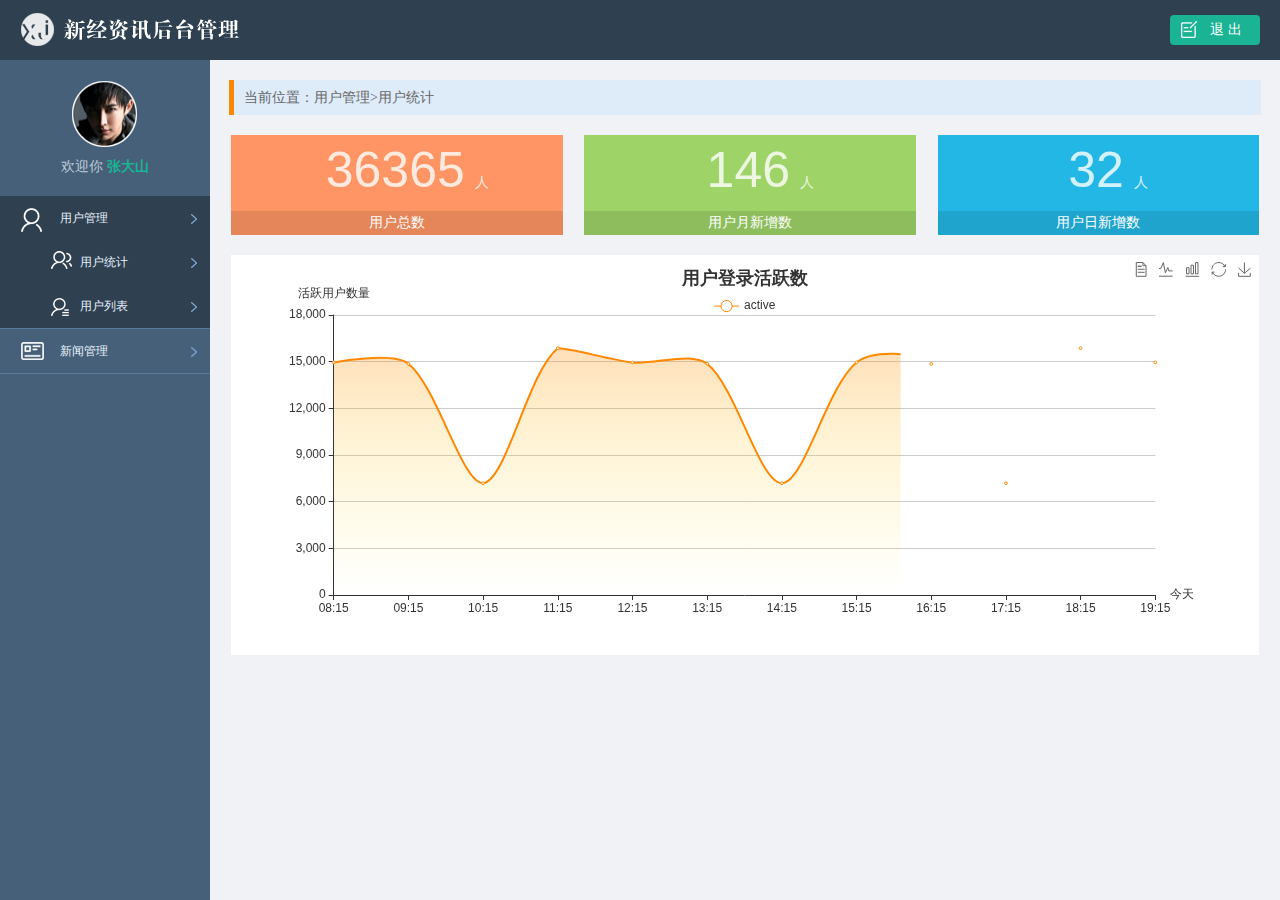
<file: my_news/static/admin/index.html>
<!DOCTYPE html>
<html lang="en">
<head>
	<meta charset="UTF-8">
	<title>新经资讯后台管理</title>
	<link rel="stylesheet" type="text/css" href="css/reset.css">
	<link rel="stylesheet" type="text/css" href="css/main.css">
	<script type="text/javascript" src="js/jquery-1.12.4.min.js"></script>	
</head>
<body>
	<div class="header">
		<a href="#" class="logo fl"><img src="images/logo.png" alt="logo"></a>
		<a href="#" class="logout fr">退 出</a>
	</div>
	
	<div class="side_bar">
		<div class="user_info">
			<img src="images/person.png" alt="张大山">
			<p>欢迎你 <em>张大山</em></p>
		</div>

		<div class="menu_con">
			<div class="first_menu active"><a href="#" class="icon01">用户管理</a></div>
			<ul class="sub_menu show">
				<li><a class="icon022" href="user_count.html" target="main_frame">用户统计</a></li>
				<li class="current"><a href="user_list.html" class="icon021" target="main_frame">用户列表</a></li>
			</ul>
			<div class="first_menu"><a href="#" class="icon02">新闻管理</a></div>
			<ul class="sub_menu">
				<li><a href="news_review.html" class="icon031"  target="main_frame">新闻审核</a></li>
				<li><a href="news_edit.html" class="icon032"  target="main_frame">新闻版式编辑</a></li>
				<li><a href="news_type.html" class="icon034"  target="main_frame">新闻分类管理</a></li>
			</ul>
		</div>
	</div>

	<div class="main_body" id="main_body">
		<iframe src="user_count.html" frameborder="0" id="main_frame" name="main_frame" frameborder="0" scrolling="auto"></iframe>
	</div>
	
	<script>
		$(function(){
			$('.first_menu').click(function(){
				$(this).addClass('active').siblings('.first_menu').removeClass('active');
				$(this).next().slideDown().siblings('.sub_menu').slideUp();
			})
			var frame_w = $('#main_body').outerWidth();
			var frame_h = $('#main_body').outerHeight();
			$('#main_frame').css({'width':frame_w,'height':frame_h});
		})
	</script>

</body>
</html>
</file>
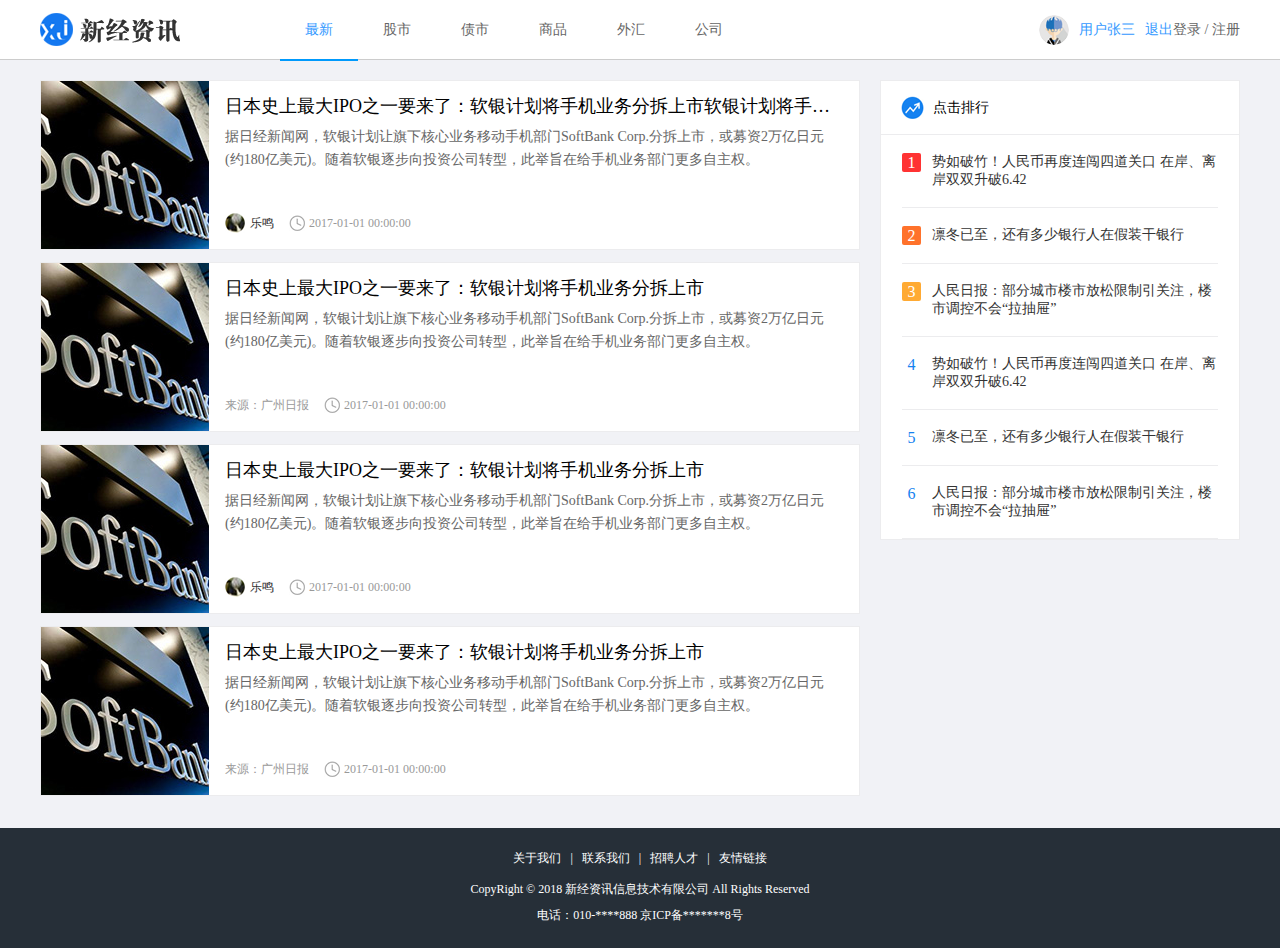
<file: my_news/static/news/index.html>
<!DOCTYPE html>
<html lang="en">
<head>
    <meta charset="UTF-8">
    <title>首页-新经资讯</title>
    <link rel="stylesheet" type="text/css" href="css/reset.css">
    <link rel="stylesheet" type="text/css" href="css/main.css">
    <script type="text/javascript" src="js/jquery-1.12.4.min.js"></script>
    <script type="text/javascript" src="js/main.js"></script>
    <script type="text/javascript" src="js/index.js"></script>
</head>
<body>
    <div class="header_con">
        <div class="header">
            <a href="#" class="logo fl"><img src="images/logo.png" alt="logo"></a>
            <ul class="menu fl">
                <li class="active" data-cid="0"><a href="javascript:;">最新</a></li>
                <li data-cid="1"><a href="javascript:;">股市</a></li>
                <li data-cid="2"><a href="javascript:;">债市</a></li>
                <li data-cid="3"><a href="javascript:;">商品</a></li>
                <li data-cid="4"><a href="javascript:;">外汇</a></li>
                <li data-cid="5"><a href="javascript:;">公司</a></li>
            </ul>
            <div class="user_btns fr">
                <a href="javascript:;" class="login_btn">登录</a> / <a href="javascript:;" class="register_btn">注册</a>
            </div>
            <!-- 用户登录后显示下面，隐藏上面 -->
            <div class="user_login fr">
                <img src="images/person01.png" class="lgin_pic">
                <a href="#">用户张三</a>
                <a href="#">退出</a>
            </div>
        </div>
    </div>
    
    <div class="conter_con">
        <ul class="list_con fl">
            <li>
                <a href="#" class="news_pic fl"><img src="images/news_pic.jpg"></a>
                <a href="#" class="news_title fl">日本史上最大IPO之一要来了：软银计划将手机业务分拆上市软银计划将手机业务分拆上市</a>
                <a href="#" class="news_detail fl">据日经新闻网，软银计划让旗下核心业务移动手机部门SoftBank Corp.分拆上市，或募资2万亿日元(约180亿美元)。随着软银逐步向投资公司转型，此举旨在给手机业务部门更多自主权。</a>
                <div class="author_info fl">
                    <div class="author fl">
                        <img src="images/person.png" alt="author">
                        <a href="#">乐鸣</a>
                    </div>
                    <div class="time fl">2017-01-01 00:00:00</div>
                </div>
            </li>
            <li>
                <a href="#" class="news_pic fl"><img src="images/news_pic.jpg"></a>
                <a href="#" class="news_title fl">日本史上最大IPO之一要来了：软银计划将手机业务分拆上市</a>
                <a href="#" class="news_detail fl">据日经新闻网，软银计划让旗下核心业务移动手机部门SoftBank Corp.分拆上市，或募资2万亿日元(约180亿美元)。随着软银逐步向投资公司转型，此举旨在给手机业务部门更多自主权。</a>
                <div class="author_info fl">
                    <div class="source fl">
                        来源：广州日报
                    </div>
                    <div class="time fl">2017-01-01 00:00:00</div>
                </div>
            </li>
            <li>
                <a href="#" class="news_pic fl"><img src="images/news_pic.jpg"></a>
                <a href="#" class="news_title fl">日本史上最大IPO之一要来了：软银计划将手机业务分拆上市</a>
                <a href="#" class="news_detail fl">据日经新闻网，软银计划让旗下核心业务移动手机部门SoftBank Corp.分拆上市，或募资2万亿日元(约180亿美元)。随着软银逐步向投资公司转型，此举旨在给手机业务部门更多自主权。</a>
                <div class="author_info fl">
                    <div class="author fl">
                        <img src="images/person.png" alt="author">
                        <a href="#">乐鸣</a>
                    </div>
                    <div class="time fl">2017-01-01 00:00:00</div>
                </div>
            </li>
            <li>
                <a href="#" class="news_pic fl"><img src="images/news_pic.jpg"></a>
                <a href="#" class="news_title fl">日本史上最大IPO之一要来了：软银计划将手机业务分拆上市</a>
                <a href="#" class="news_detail fl">据日经新闻网，软银计划让旗下核心业务移动手机部门SoftBank Corp.分拆上市，或募资2万亿日元(约180亿美元)。随着软银逐步向投资公司转型，此举旨在给手机业务部门更多自主权。</a>
                <div class="author_info fl">
                    <div class="source fl">
                        来源：广州日报
                    </div>
                    <div class="time fl">2017-01-01 00:00:00</div>
                </div>
            </li>
        </ul>
        <div class="rank_con fr">
            <div class="rank_title">
                <h3>点击排行</h3>
            </div>
            <ul class="rank_list">
                <li><span class="first">1</span><a href="#">势如破竹！人民币再度连闯四道关口 在岸、离岸双双升破6.42</a></li>
                <li><span class="second">2</span><a href="#">凛冬已至，还有多少银行人在假装干银行</a></li>
                <li><span class="third">3</span><a href="#">人民日报：部分城市楼市放松限制引关注，楼市调控不会“拉抽屉”</a></li>
                <li><span>4</span><a href="#">势如破竹！人民币再度连闯四道关口 在岸、离岸双双升破6.42</a></li>
                <li><span>5</span><a href="#">凛冬已至，还有多少银行人在假装干银行</a></li>
                <li><span>6</span><a href="#">人民日报：部分城市楼市放松限制引关注，楼市调控不会“拉抽屉”</a></li>
            </ul>
        </div>
    </div>
    <div class="footer">        
        <div class="footer_links">
            <a href="">关于我们</a>
            <span>|</span>
            <a href="">联系我们</a>
            <span>|</span>
            <a href="">招聘人才</a>
            <span>|</span>
            <a href="">友情链接</a>
        </div>
        <p class="copyright">
            CopyRight © 2018 新经资讯信息技术有限公司 All Rights Reserved<br />
电话：010-****888    京ICP备*******8号
        </p>
    </div>
    
    <!-- 登录表单 -->
    <form class="login_form_con">
        <div class="login_form">
            <div class="login_title">
                <h3>登 录</h3>
                <a href="javascript:;" class="shutoff"></a>
            </div>
            <div class="form_group">
                <input id="mobile" type="text" name="mobile" autocomplete="off">
                <div class="input_tip">手机号</div>
                <div id="login-mobile-err" class="error_tip">手机号不能为空</div>
            </div>
            <div class="form_group">
                <input id="password" type="password" name="password">
                <div class="input_tip">密码(不少于6位)</div>
                <div id="login-password-err" class="error_tip">密码不能为空</div>
            </div>
            <input type="submit" name="" value="登 录" class="input_sub">
            <div class="down_link">还没有账号？<a href="javascript:;" class="to_register">立即注册</a></div>
        </div>
        <div class="mask"></div>
    </form>

    <!-- 注册表单 -->
    <form class="register_form_con">
        <div class="register_form">
            <div class="register_title">
                <h3>注 册</h3>
                <a href="javascript:;" class="shutoff"></a>
            </div>
            <div class="form_group">
                <input type="text" name="mobile" autocomplete="off" id="register_mobile" class="phone_input">
                <div class="input_tip">手机号</div>
                <div id="register-mobile-err" class="error_tip">手机号不能为空</div>
            </div>
            <div class="form_group">
                <input type="text" name="code_pwd" id="imagecode" class="code_pwd">
                <div class="input_tip">图形验证码</div>
                <img src="images/pic_code.png" class="get_pic_code" onclick="generateImageCode()">
                <div id="register-image-code-err" class="error_tip">图形码不能为空</div>
            </div>
            <div class="form_group">
                <input type="text" name="smscode" id="smscode" class="code_pwd">
                <div class="input_tip">手机验证码</div>
                <a href="javascript:;" class="get_code" onclick="sendSMSCode()">点击获取验证码</a>
                <div id="register-sms-code-err" class="error_tip">验证码不能为空</div>
            </div>
            <div class="form_group">
                <input type="password" name="password" id="register_password" class="pass_input">
                <div class="input_tip">密码(不少于6位)</div>
                <div id="register-password-err" class="error_tip">密码不能为空</div>
            </div>
            <div  class="form_group2 clearfix">
                <input type="checkbox" class="agree_input" checked>
                <p>同意使用条款，并已阅读"跟帖评论自律管理承诺书"</p>
                <div class="error_tip">请勾选</div>
            </div>
            <input type="submit" name="" value="注 册" class="input_sub">
            <div class="down_link">已有账号？<a href="javascript:;" class="to_login">立即登录</a></div>
        </div>
        <div class="mask"></div>
    </form>
</body>
</html>
</file>
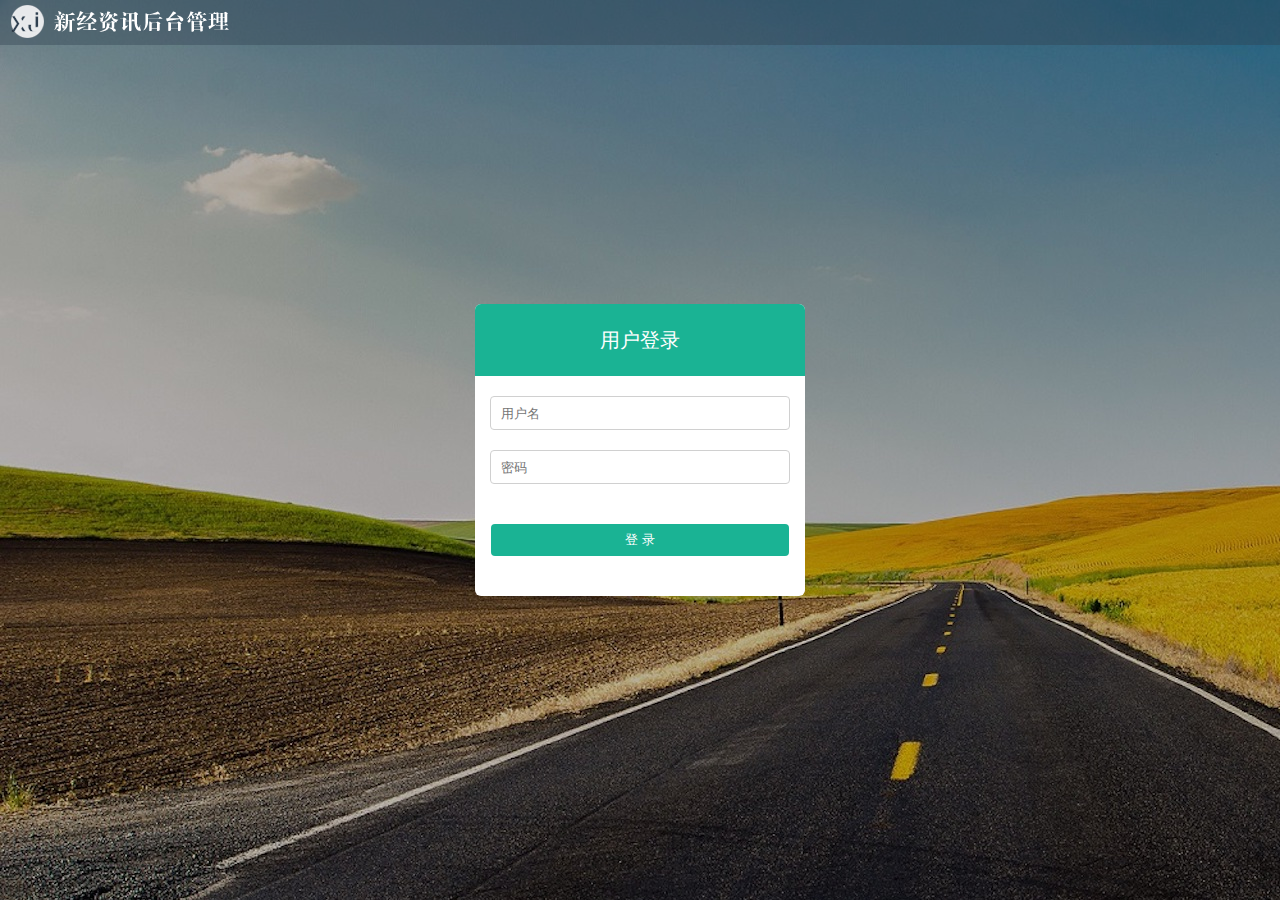
<file: my_news/static/admin/login.html>
<!DOCTYPE html>
<html lang="en">
<head>
	<meta charset="UTF-8">
	<title>新经资讯后台管理</title>
	<link rel="stylesheet" type="text/css" href="css/reset.css">
	<link rel="stylesheet" type="text/css" href="css/main.css">
</head>
<body>
	<div class="login_logo">
		<img src="images/logo.png" alt="">
	</div>	
	<form method="post" class="login_form">
		<h1 class="login_title">用户登录</h1>
		<input type="text" name="username" placeholder="用户名" class="input_txt">
		<input type="password" name="password" placeholder="密码" class="input_txt">
		<div class="error_tip">错误提示</div>
		<input type="submit" value="登 录" class="input_sub">
	</form>
	<div class="login_bg"></div>
</body>
</html>
</file>
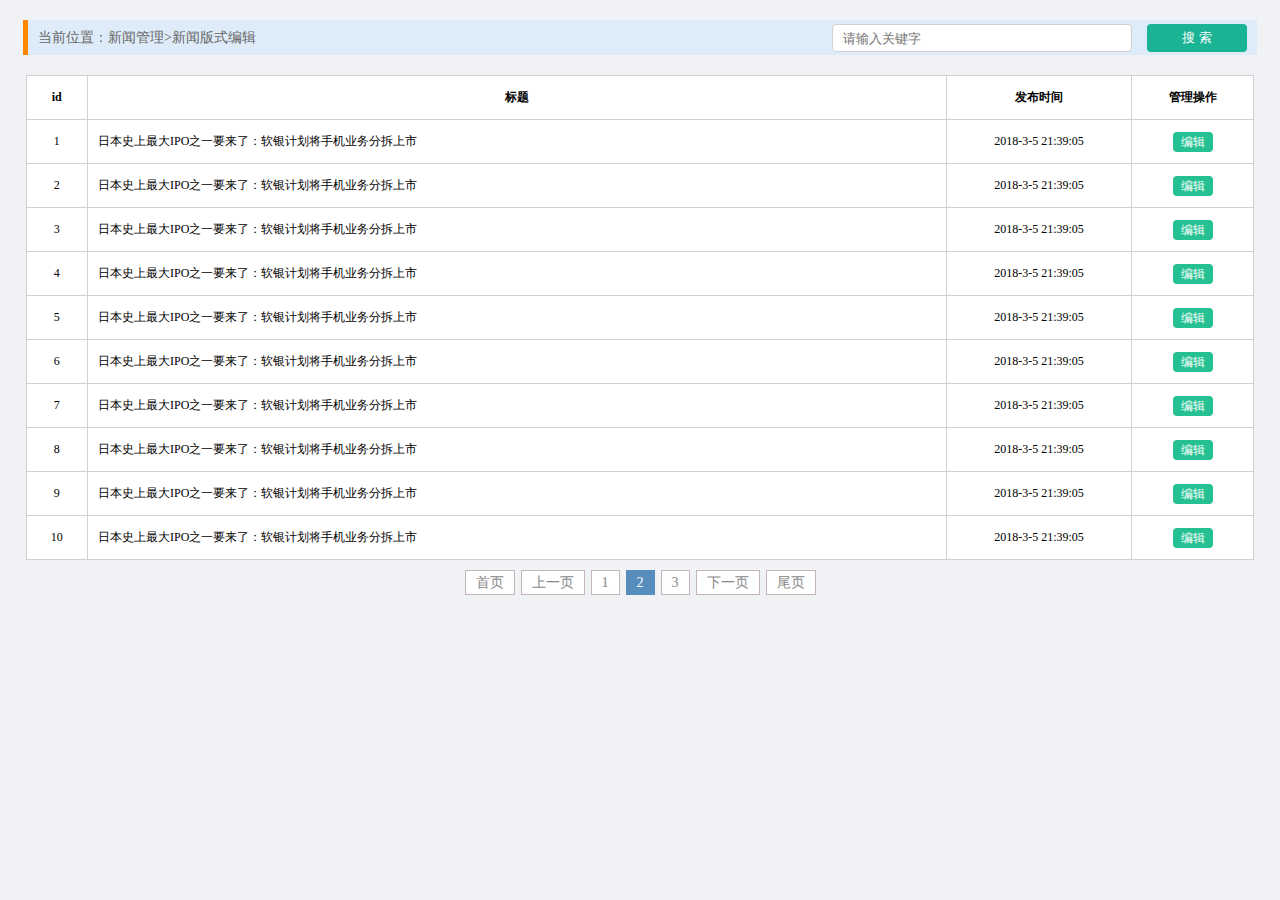
<file: my_news/static/admin/news_edit.html>
<!DOCTYPE html>
<html lang="en">
<head>
	<meta charset="UTF-8">
	<title>新经资讯后台管理</title>
	<link rel="stylesheet" type="text/css" href="css/reset.css">
	<link rel="stylesheet" type="text/css" href="css/main.css">
	<link rel="stylesheet" href="css/jquery.pagination.css">
	<script type="text/javascript" src="js/jquery-1.12.4.min.js"></script>
	<script type="text/javascript" src="js/jquery.pagination.min.js"></script>
</head>
<body>
	<div class="breadcrub">
			当前位置：新闻管理>新闻版式编辑
		<form class="news_filter_form">
			<input type="text" placeholder="请输入关键字" class="input_txt">
			<input type="submit" value="搜 索" class="input_sub">
		</form>
	</div>
		

	<div class="pannel">			
			<table class="common_table">
				<tr>
					<th width="5%">id</th>
					<th width="70%">标题</th>
					<th width="15%">发布时间</th>
					<th width="10%">管理操作</th>
				</tr>
				<tr>
					<td>1</td>
					<td class="tleft">日本史上最大IPO之一要来了：软银计划将手机业务分拆上市</td>
					<td>2018-3-5 21:39:05</td>
					<td>
						<a href="news_edit_detail.html" class="edit">编辑</a>
					</td>
				</tr>
				<tr>
					<td>2</td>
					<td class="tleft">日本史上最大IPO之一要来了：软银计划将手机业务分拆上市</td>
					<td>2018-3-5 21:39:05</td>
					<td>
						<a href="news_edit_detail.html" class="edit">编辑</a>
					</td>
				</tr>					
				<tr>
					<td>3</td>
					<td class="tleft">日本史上最大IPO之一要来了：软银计划将手机业务分拆上市</td>
					<td>2018-3-5 21:39:05</td>
					<td>
						<a href="news_edit_detail.html" class="edit">编辑</a>
					</td>
				</tr>
				<tr>
					<td>4</td>
					<td class="tleft">日本史上最大IPO之一要来了：软银计划将手机业务分拆上市</td>
					<td>2018-3-5 21:39:05</td>
					<td>
						<a href="news_edit_detail.html" class="edit">编辑</a>
					</td>
				</tr>
				<tr>
					<td>5</td>
					<td class="tleft">日本史上最大IPO之一要来了：软银计划将手机业务分拆上市</td>
					<td>2018-3-5 21:39:05</td>
					<td>
						<a href="news_edit_detail.html" class="edit">编辑</a>
					</td>
				</tr>
				<tr>
					<td>6</td>
					<td class="tleft">日本史上最大IPO之一要来了：软银计划将手机业务分拆上市</td>
					<td>2018-3-5 21:39:05</td>
					<td>
						<a href="news_edit_detail.html" class="edit">编辑</a>
					</td>
				</tr>
				<tr>
					<td>7</td>
					<td class="tleft">日本史上最大IPO之一要来了：软银计划将手机业务分拆上市</td>
					<td>2018-3-5 21:39:05</td>
					<td>
						<a href="news_edit_detail.html" class="edit">编辑</a>
					</td>
				</tr>
				<tr>
					<td>8</td>
					<td class="tleft">日本史上最大IPO之一要来了：软银计划将手机业务分拆上市</td>
					<td>2018-3-5 21:39:05</td>
					<td>
						<a href="news_edit_detail.html" class="edit">编辑</a>
					</td>
				</tr>
				<tr>
					<td>9</td>
					<td class="tleft">日本史上最大IPO之一要来了：软银计划将手机业务分拆上市</td>
					<td>2018-3-5 21:39:05</td>
					<td>
						<a href="news_edit_detail.html" class="edit">编辑</a>
					</td>
				</tr>
				<tr>
					<td>10</td>
					<td class="tleft">日本史上最大IPO之一要来了：软银计划将手机业务分拆上市</td>
					<td>2018-3-5 21:39:05</td>
					<td>
						<a href="news_edit_detail.html" class="edit">编辑</a>
					</td>
				</tr>
			</table>
		</div>
		
		<div class="box">
			<div id="pagination" class="page"></div>
		</div>

        <script>
			$(function() {
				$("#pagination").pagination({
					currentPage: 2,
					totalPage: 3,
					callback: function(current) {
					    alert('ok!');
					}
				});
			});
		</script>
	
</body>
</html>
</file>
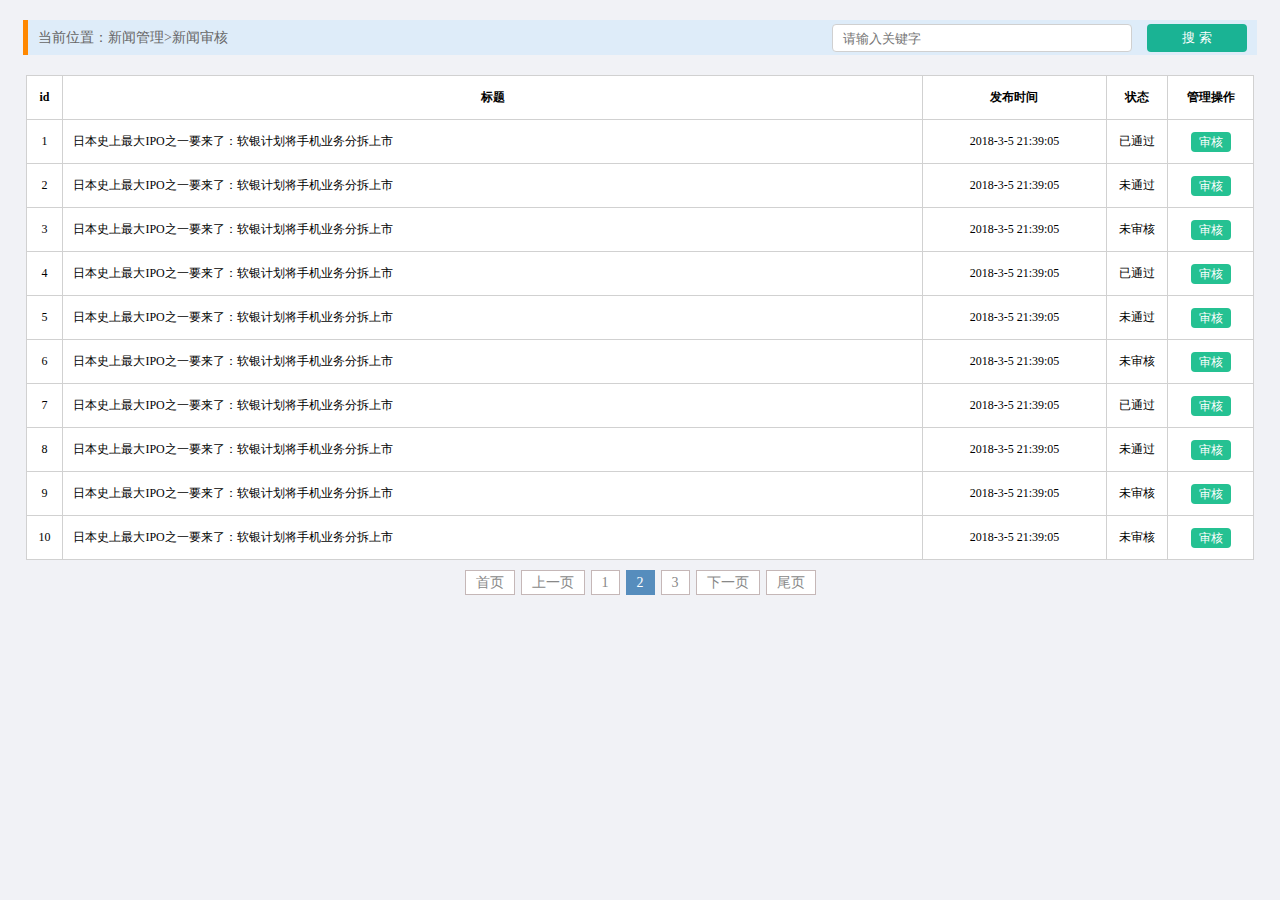
<file: my_news/static/admin/news_review.html>
<!DOCTYPE html>
<html lang="en">
<head>
	<meta charset="UTF-8">
	<title>新经资讯后台管理</title>
	<link rel="stylesheet" type="text/css" href="css/reset.css">
	<link rel="stylesheet" type="text/css" href="css/main.css">
	<link rel="stylesheet" href="css/jquery.pagination.css">
	<script type="text/javascript" src="js/jquery-1.12.4.min.js"></script>
	<script type="text/javascript" src="js/jquery.pagination.min.js"></script>
</head>
<body>
	<div class="breadcrub">
			当前位置：新闻管理>新闻审核
			<form class="news_filter_form">
				<input type="text" placeholder="请输入关键字" class="input_txt">
				<input type="submit" value="搜 索" class="input_sub">
			</form>
		</div>
		<div class="pannel">
			<table class="common_table">
				<tr>
					<th width="3%">id</th>
					<th width="70%">标题</th>
					<th width="15%">发布时间</th>
					<th width="5%">状态</th>
					<th width="8%">管理操作</th>
				</tr>
				<tr>
					<td>1</td>
					<td class="tleft">日本史上最大IPO之一要来了：软银计划将手机业务分拆上市</td>
					<td>2018-3-5 21:39:05</td>
					<td>已通过</td>
					<td>
						<a href="news_review_detail.html" class="review">审核</a>
					</td>
				</tr>
				<tr>
					<td>2</td>
					<td class="tleft">日本史上最大IPO之一要来了：软银计划将手机业务分拆上市</td>
					<td>2018-3-5 21:39:05</td>
					<td>未通过</td>
					<td>
						<a href="news_review_detail.html" class="review">审核</a>
					</td>
				</tr>
				<tr>
					<td>3</td>
					<td class="tleft">日本史上最大IPO之一要来了：软银计划将手机业务分拆上市</td>
					<td>2018-3-5 21:39:05</td>
					<td>未审核</td>
					<td>
						<a href="news_review_detail.html" class="review">审核</a>
					</td>
				</tr>
				<tr>
					<td>4</td>
					<td class="tleft">日本史上最大IPO之一要来了：软银计划将手机业务分拆上市</td>
					<td>2018-3-5 21:39:05</td>
					<td>已通过</td>
					<td>
						<a href="news_review_detail.html" class="review">审核</a>
					</td>
				</tr>
				<tr>
					<td>5</td>
					<td class="tleft">日本史上最大IPO之一要来了：软银计划将手机业务分拆上市</td>
					<td>2018-3-5 21:39:05</td>
					<td>未通过</td>
					<td>
						<a href="news_review_detail.html" class="review">审核</a>
					</td>
				</tr>
				<tr>
					<td>6</td>
					<td class="tleft">日本史上最大IPO之一要来了：软银计划将手机业务分拆上市</td>
					<td>2018-3-5 21:39:05</td>
					<td>未审核</td>
					<td>
						<a href="news_review_detail.html" class="review">审核</a>
					</td>
				</tr>
				<tr>
					<td>7</td>
					<td class="tleft">日本史上最大IPO之一要来了：软银计划将手机业务分拆上市</td>
					<td>2018-3-5 21:39:05</td>
					<td>已通过</td>
					<td>
						<a href="news_review_detail.html" class="review">审核</a>
					</td>
				</tr>
				<tr>
					<td>8</td>
					<td class="tleft">日本史上最大IPO之一要来了：软银计划将手机业务分拆上市</td>
					<td>2018-3-5 21:39:05</td>
					<td>未通过</td>
					<td>
						<a href="news_review_detail.html" class="review">审核</a>
					</td>
				</tr>
				<tr>
					<td>9</td>
					<td class="tleft">日本史上最大IPO之一要来了：软银计划将手机业务分拆上市</td>
					<td>2018-3-5 21:39:05</td>
					<td>未审核</td>
					<td>
						<a href="news_review_detail.html" class="review">审核</a>
					</td>
				</tr>
				<tr>
					<td>10</td>
					<td class="tleft">日本史上最大IPO之一要来了：软银计划将手机业务分拆上市</td>
					<td>2018-3-5 21:39:05</td>
					<td>未审核</td>
					<td>
						<a href="news_review_detail.html" class="review">审核</a>
					</td>
				</tr>			
			</table>
		</div>

		<div class="box">
			<div id="pagination" class="page"></div>
		</div>

        <script>
			$(function() {
				$("#pagination").pagination({
					currentPage: 2,
					totalPage: 3,
					callback: function(current) {
					    alert('ok!');
					}
				});
			});
		</script>

	
</body>
</html>
</file>
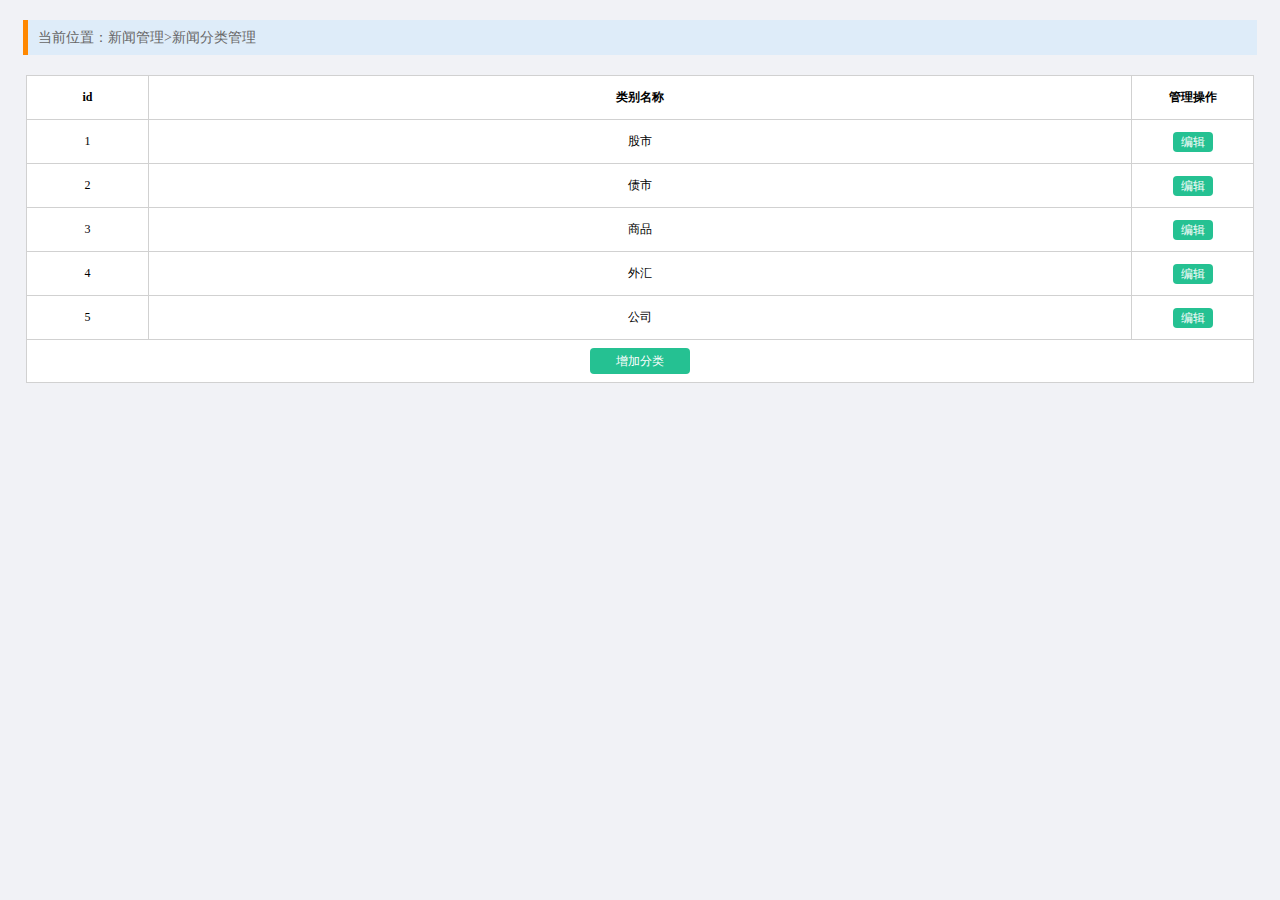
<file: my_news/static/admin/news_type.html>
<!DOCTYPE html>
<html lang="en">
<head>
	<meta charset="UTF-8">
	<title>新经资讯后台管理</title>
	<link rel="stylesheet" type="text/css" href="css/reset.css">
	<link rel="stylesheet" type="text/css" href="css/main.css">
	<script type="text/javascript" src="js/jquery-1.12.4.min.js"></script>
	<script type="text/javascript" src="js/news_type.js"></script>
</head>
<body>
	<div class="breadcrub">
			当前位置：新闻管理>新闻分类管理
		</div>
		<div class="pannel">
			<table class="common_table">
				<tr>
					<th width="10%">id</th>
					<th width="80%">类别名称</th>
					<th width="10%">管理操作</th>
				</tr>
				<tr>
					<td>1</td>
					<td>股市</td>
					<td><a href="javascript:;" class="edit">编辑</a></td>
				</tr>
				<tr>
					<td>2</td>
					<td>债市</td>
					<td><a href="javascript:;" class="edit">编辑</a></td>
				</tr>
				<tr>
					<td>3</td>
					<td>商品</td>
					<td><a href="javascript:;" class="edit">编辑</a></td>
				</tr>
				<tr>
					<td>4</td>
					<td>外汇</td>
					<td><a href="javascript:;" class="edit">编辑</a></td>
				</tr>
				<tr>
					<td>5</td>
					<td>公司</td>
					<td><a href="javascript:;" class="edit">编辑</a></td>
				</tr>
				<tr>
					<td colspan="3"><a href="javascript:;" class="addtype">增加分类</a></td>
				</tr>
			</table>
		</div>
		
		<div class="pop_con">
			<div class="pop">
				<form>
					<h3>修改分类</h3>
					<div class="form_group mt50">
						<label class="input_label">分类名称：</label><input type="text" class="input_txt3">
						<span class="error_tip">提示文字</span>
					</div>			
					<div class="form_group line_top">
						<input type="button" value="确定" class="confirm">&nbsp;&nbsp;&nbsp;&nbsp;
						<input type="button" value="取消" class="cancel">
					</div>
				</form>
			</div>
			<div class="mask"></div>
		</div>	
</body>
</html>
</file>
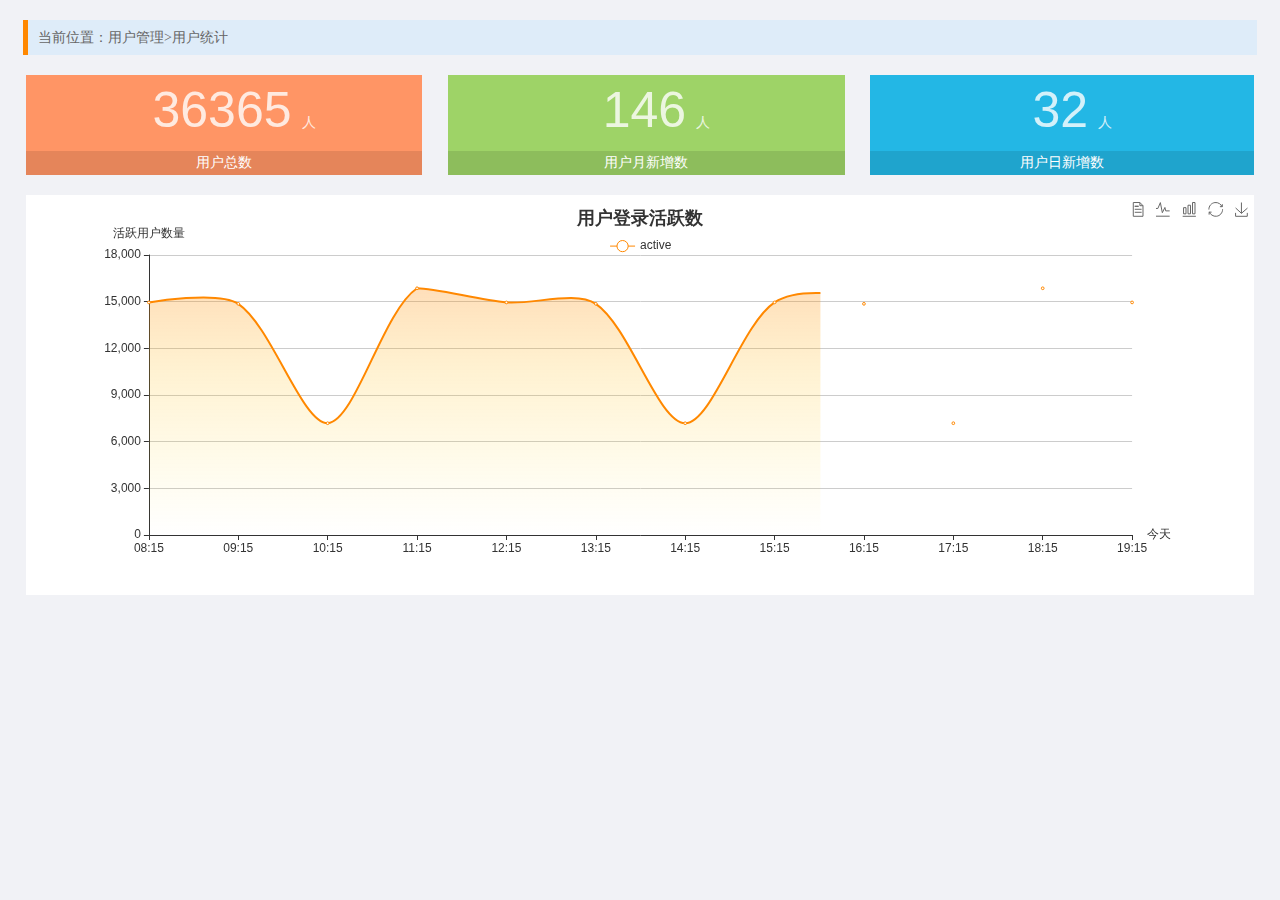
<file: my_news/static/admin/user_count.html>
<!DOCTYPE html>
<html lang="en">
<head>
	<meta charset="UTF-8">
	<title>新经资讯后台管理</title>
	<link rel="stylesheet" type="text/css" href="css/reset.css">
	<link rel="stylesheet" type="text/css" href="css/main.css">
	<script type="text/javascript" src="js/echarts.min.js"></script>
</head>
<body>
	<div class="breadcrub">
		当前位置：用户管理>用户统计
	</div>
	<div class="spannels">
		<div class="spannel scolor01">
			<em>36365</em><span>人</span>
			<b>用户总数</b>
		</div>
		<div class="spannel scolor02">
			<em>146</em><span>人</span>
			<b>用户月新增数</b>
		</div>
		<div class="spannel2 scolor03">
			<em>32</em><span>人</span>
			<b>用户日新增数</b>
		</div>		
	</div>
	
	<div class="pannel">
		<div id="chart_show" class="chart_show"></div>
	</div>
	<script>
		var oChart = echarts.init(document.getElementById('chart_show'));
		var chartopt = {
					    title:{
					        text: '用户登录活跃数',
		                    left: 'center',
		                    top: '10'
					    },
					    tooltip:{
					        trigger: 'axis'
					    },
					    legend: {
					        data:['active'],
		                    top: '40'
					    },
					    toolbox: {
					        show : true,
					        feature : {
					            mark : {show: true},
					            dataView : {show: true, readOnly: false},
					            magicType : {show: true, type: ['line','bar']},
					            restore : {show: true},
					            saveAsImage : {show: true}
					        }
					    },
				    	calculable : true,               
					    xAxis : [
					        {
		                        name: '今天',
					            type : 'category',
					            boundaryGap : false,
					            data : ["08:15","09:15","10:15","11:15","12:15","13:15","14:15","15:15","16:15","17:15","18:15","19:15"]
					        }
					    ],        
					    yAxis : [
					        {
		                        name: '活跃用户数量',
					            type : 'value'
					        }
					    ],      
					    series : [
					        {
					            name:'active',
					            type:'line',
					            smooth:true,
					            itemStyle: {normal: {areaStyle: {type: 'default'}, color: '#f80'}, lineStyle: {color: '#f80'}},
					            data:[14951,14861,7186,15861,14951,14861,7186,14951,14861,7186,15861,14951]
					        }],
					    areaStyle:{
						        normal:{
						            color: new echarts.graphic.LinearGradient(0, 0, 0, 1, [{
						                offset: 0,
						                color: 'rgba(255,136,0,0.39)'
						            }, {
						                offset: .34,
						                color: 'rgba(255,180,0,0.25)'
						            },{
						                offset: 1,
						                color: 'rgba(255,222,0,0.00)'
						            }])

						        }
						    }

            			};

            oChart.setOption(chartopt);

	</script>
</body>
</html>
</file>
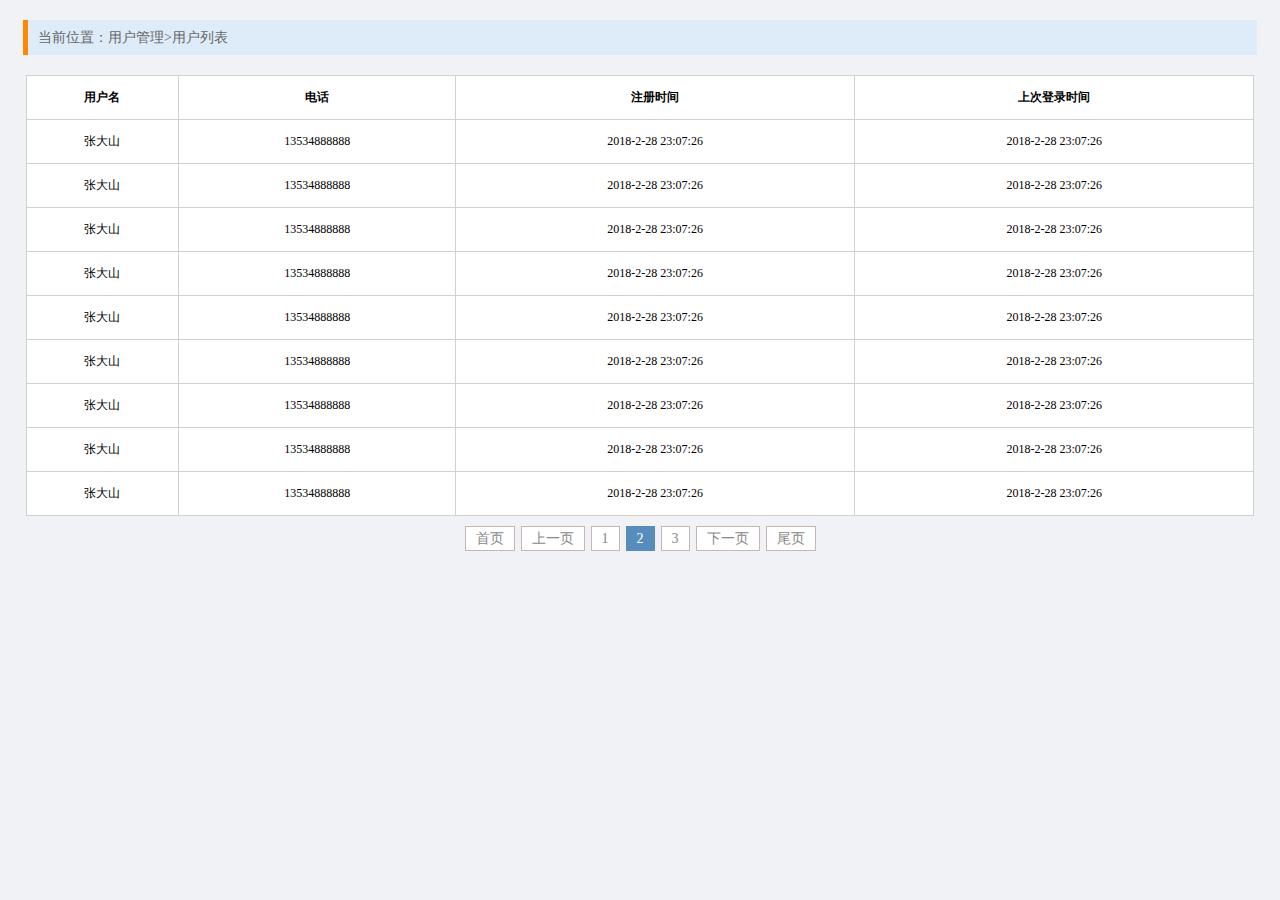
<file: my_news/static/admin/user_list.html>
<!DOCTYPE html>
<html lang="en">
<head>
    <meta charset="UTF-8">
    <title>新经资讯后台管理</title>
    <link rel="stylesheet" type="text/css" href="css/reset.css">
    <link rel="stylesheet" type="text/css" href="css/main.css">
    <link rel="stylesheet" href="css/jquery.pagination.css">
    <script type="text/javascript" src="js/jquery-1.12.4.min.js"></script>
    <script type="text/javascript" src="js/jquery.pagination.min.js"></script>
</head>
<body>
    <div class="breadcrub">
            当前位置：用户管理>用户列表
        </div>
        <div class="pannel">
            <table class="common_table">
                <tr>
                    <th>用户名</th>
                    <th>电话</th>
                    <th>注册时间</th>
                    <th>上次登录时间</th>
                </tr>
                <tr>
                    <td>张大山</td>
                    <td>13534888888</td>
                    <td>2018-2-28 23:07:26</td>
                    <td>2018-2-28 23:07:26</td>
                </tr>
                <tr>
                    <td>张大山</td>
                    <td>13534888888</td>
                    <td>2018-2-28 23:07:26</td>
                    <td>2018-2-28 23:07:26</td>
                </tr>
                <tr>
                    <td>张大山</td>
                    <td>13534888888</td>
                    <td>2018-2-28 23:07:26</td>
                    <td>2018-2-28 23:07:26</td>
                </tr>
                <tr>
                    <td>张大山</td>
                    <td>13534888888</td>
                    <td>2018-2-28 23:07:26</td>
                    <td>2018-2-28 23:07:26</td>
                </tr>
                <tr>
                    <td>张大山</td>
                    <td>13534888888</td>
                    <td>2018-2-28 23:07:26</td>
                    <td>2018-2-28 23:07:26</td>
                </tr>
                <tr>
                    <td>张大山</td>
                    <td>13534888888</td>
                    <td>2018-2-28 23:07:26</td>
                    <td>2018-2-28 23:07:26</td>
                </tr>
                <tr>
                    <td>张大山</td>
                    <td>13534888888</td>
                    <td>2018-2-28 23:07:26</td>
                    <td>2018-2-28 23:07:26</td>
                </tr>
                <tr>
                    <td>张大山</td>
                    <td>13534888888</td>
                    <td>2018-2-28 23:07:26</td>
                    <td>2018-2-28 23:07:26</td>
                </tr>
                <tr>
                    <td>张大山</td>
                    <td>13534888888</td>
                    <td>2018-2-28 23:07:26</td>
                    <td>2018-2-28 23:07:26</td>
                </tr>
            </table>
        </div>

        <div class="box">
            <div id="pagination" class="page"></div>
        </div>

        <script>
            $(function() {
                $("#pagination").pagination({
                    currentPage: 2,
                    totalPage: 3,
                    callback: function(current) {
                        alert('ok!');
                    }
                });
            });
        </script>
</body>
</html>
</file>
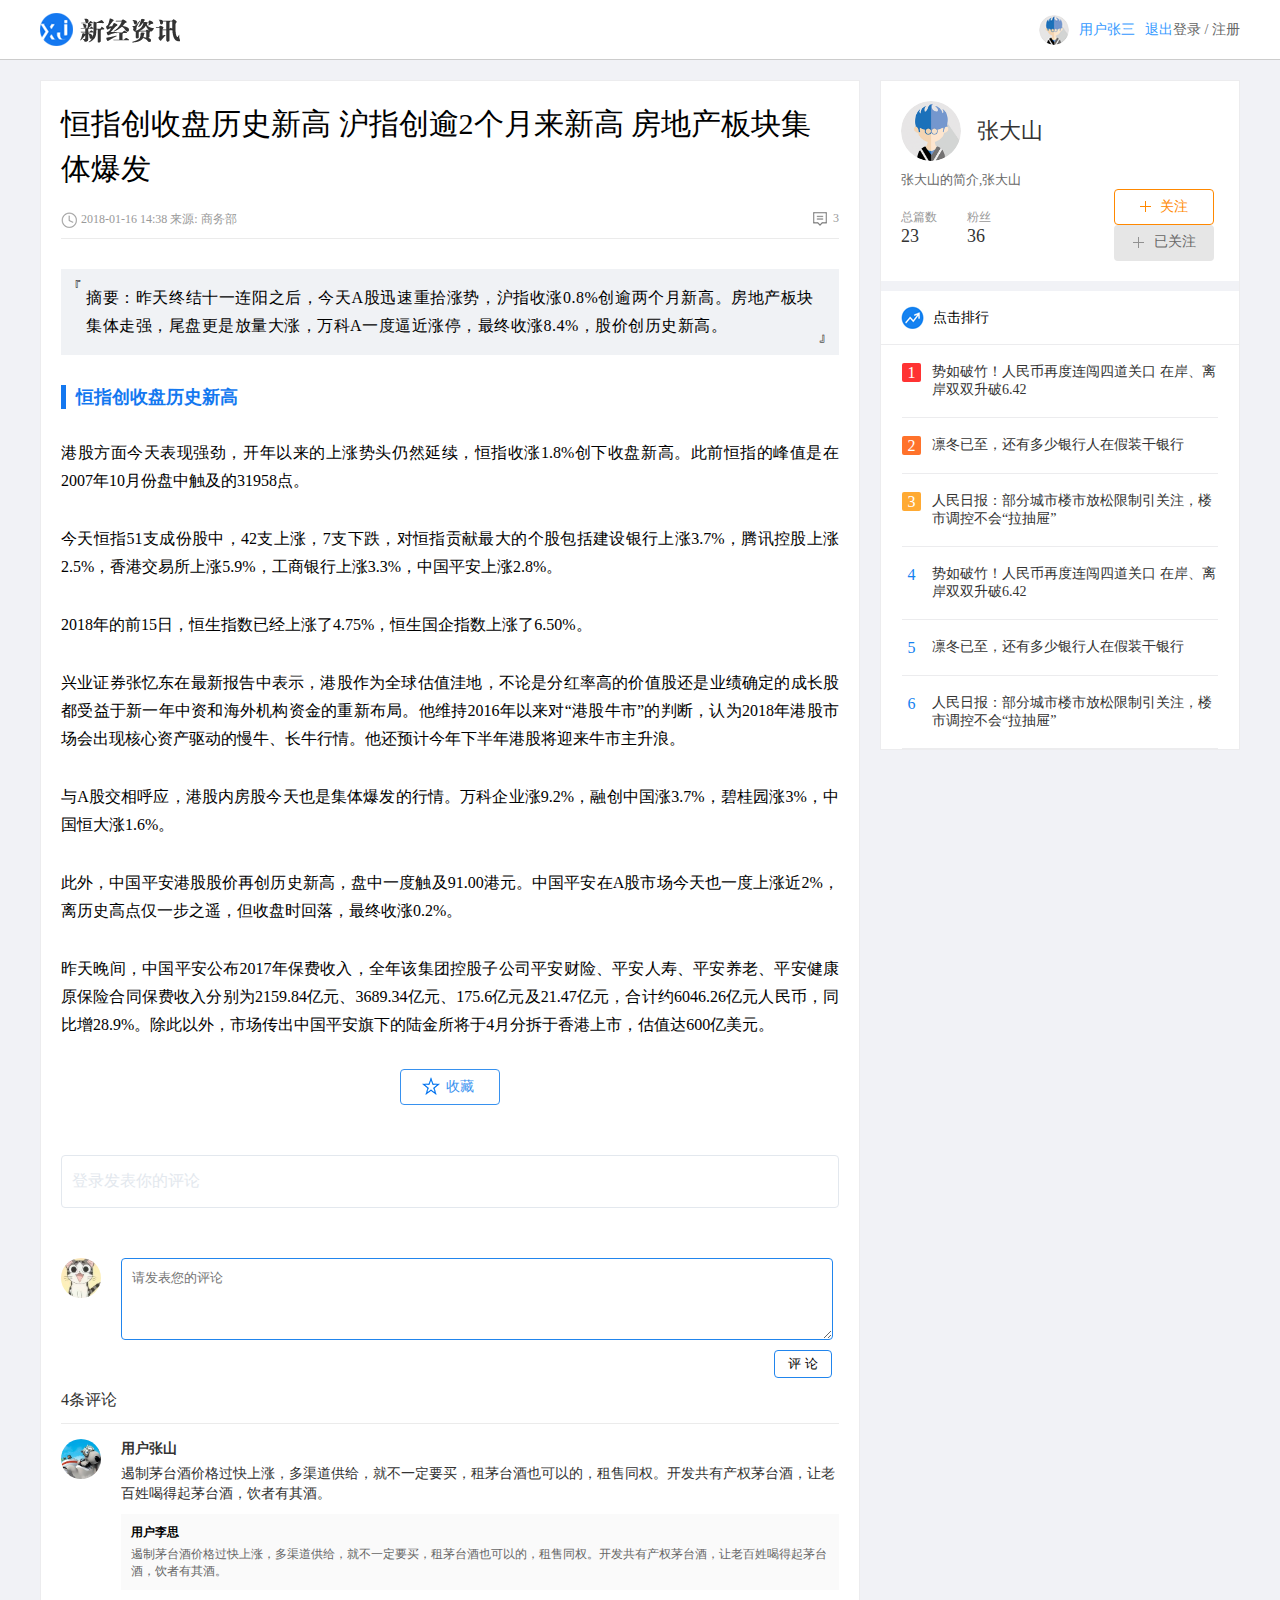
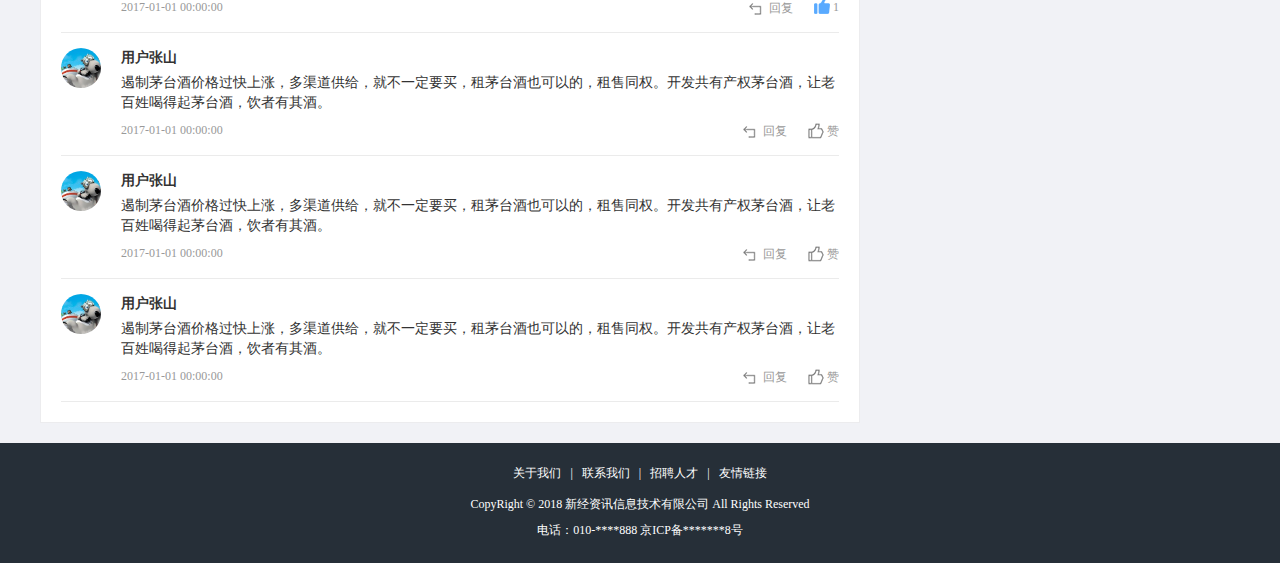
<file: my_news/static/news/detail.html>
<!DOCTYPE html>
<html lang="en">
<head>
    <meta charset="UTF-8">
    <title>文章详情页</title>
    <link rel="stylesheet" type="text/css" href="css/reset.css">
    <link rel="stylesheet" type="text/css" href="css/main.css">
    <script type="text/javascript" src="js/jquery-1.12.4.min.js"></script>
    <script type="text/javascript" src="js/detail.js"></script>
</head>
<body>
    <div class="header_con">
        <div class="header">
            <a href="#" class="logo fl"><img src="images/logo.png" alt="logo"></a>
            <div class="user_btns fr">
                <a href="javascript:;" class="login_btn">登录</a> / <a href="javascript:;" class="register_btn">注册</a>
            </div>
            <!-- 用户登录后显示下面，隐藏上面 -->
            <div class="user_login fr">
                <img src="images/person01.png" class="lgin_pic">
                <a href="#">用户张三</a>
                <a href="#">退出</a>
            </div>
        </div>
    </div>
    
    <div class="conter_con">
        <div class="detail_con fl">
            <h3>恒指创收盘历史新高 沪指创逾2个月来新高 房地产板块集体爆发</h3>
            <div class="detail_about clearfix">
                <span class="time_souce fl">2018-01-16 14:38 来源: 商务部</span>
                <span class="comment fr">3</span>
            </div>

            <p class="summary">
                摘要：昨天终结十一连阳之后，今天A股迅速重拾涨势，沪指收涨0.8%创逾两个月新高。房地产板块集体走强，尾盘更是放量大涨，万科A一度逼近涨停，最终收涨8.4%，股价创历史新高。
            </p>

            <h4>恒指创收盘历史新高</h4>

            <p>
            港股方面今天表现强劲，开年以来的上涨势头仍然延续，恒指收涨1.8%创下收盘新高。此前恒指的峰值是在2007年10月份盘中触及的31958点。</p>
<p>
今天恒指51支成份股中，42支上涨，7支下跌，对恒指贡献最大的个股包括建设银行上涨3.7%，腾讯控股上涨2.5%，香港交易所上涨5.9%，工商银行上涨3.3%，中国平安上涨2.8%。</p>
<p>
2018年的前15日，恒生指数已经上涨了4.75%，恒生国企指数上涨了6.50%。</p>
<p>
兴业证券张忆东在最新报告中表示，港股作为全球估值洼地，不论是分红率高的价值股还是业绩确定的成长股都受益于新一年中资和海外机构资金的重新布局。他维持2016年以来对“港股牛市”的判断，认为2018年港股市场会出现核心资产驱动的慢牛、长牛行情。他还预计今年下半年港股将迎来牛市主升浪。</p>
<p>
与A股交相呼应，港股内房股今天也是集体爆发的行情。万科企业涨9.2%，融创中国涨3.7%，碧桂园涨3%，中国恒大涨1.6%。</p>
<p>
此外，中国平安港股股价再创历史新高，盘中一度触及91.00港元。中国平安在A股市场今天也一度上涨近2%，离历史高点仅一步之遥，但收盘时回落，最终收涨0.2%。</p>
<p>
昨天晚间，中国平安公布2017年保费收入，全年该集团控股子公司平安财险、平安人寿、平安养老、平安健康原保险合同保费收入分别为2159.84亿元、3689.34亿元、175.6亿元及21.47亿元，合计约6046.26亿元人民币，同比增28.9%。除此以外，市场传出中国平安旗下的陆金所将于4月分拆于香港上市，估值达600亿美元。</p>
            
            
        <a href="javascript:;" class="collection block-center">收藏</a>
        <a href="javascript:;" class="collected block-center" style="display: none"><span class="out">已收藏</span><span class="over">取消收藏</span></a>
        

        <div class="comment_form_logout">
            登录发表你的评论
        </div>

        <form action="" class="comment_form">
            <div class="person_pic">
                <img src="images/cat.jpg" alt="用户图标">
            </div>
            <textarea placeholder="请发表您的评论" class="comment_input"></textarea>
            <input type="submit" name="" value="评 论" class="comment_sub">
        </form>


        <div class="comment_count">
            4条评论
        </div>
        
        <div class="comment_list_con">
            <div class="comment_list">
                <div class="person_pic fl">
                    <img src="images/worm.jpg" alt="用户图标">
                </div>    
                <div class="user_name fl">用户张山</div>
                <div class="comment_text fl">
                    遏制茅台酒价格过快上涨，多渠道供给，就不一定要买，租茅台酒也可以的，租售同权。开发共有产权茅台酒，让老百姓喝得起茅台酒，饮者有其酒。
                </div>
                <div class="reply_text_con fl">
                    <div class="user_name2">用户李思</div>
                    <div class="reply_text">
                        遏制茅台酒价格过快上涨，多渠道供给，就不一定要买，租茅台酒也可以的，租售同权。开发共有产权茅台酒，让老百姓喝得起茅台酒，饮者有其酒。
                    </div>
                </div>
                <div class="comment_time fl">2017-01-01 00:00:00</div>
                <a href="javascript:;" class="comment_up has_comment_up fr">1</a>
                <a href="javascript:;" class="comment_reply fr">回复</a>
                <from class="reply_form fl">
                    <textarea  class="reply_input"></textarea>
                    <input type="submit" name="" value="回复" class="reply_sub fr">
                    <input type="reset" name="" value="取消" class="reply_cancel fr">
                </from>            
            </div>

            <div class="comment_list">
                <div class="person_pic fl">
                    <img src="images/worm.jpg" alt="用户图标">
                </div>    
                <div class="user_name fl">用户张山</div>
                <div class="comment_text fl">
                    遏制茅台酒价格过快上涨，多渠道供给，就不一定要买，租茅台酒也可以的，租售同权。开发共有产权茅台酒，让老百姓喝得起茅台酒，饮者有其酒。
                </div>
                <div class="comment_time fl">2017-01-01 00:00:00</div>
                <a href="javascript:;" class="comment_up fr">赞</a>
                <a href="javascript:;" class="comment_reply fr">回复</a>
                <from class="reply_form fl">
                    <textarea  class="reply_input"></textarea>
                    <input type="submit" name="" value="回复" class="reply_sub fr">
                    <input type="reset" name="" value="取消" class="reply_cancel fr">
                </from>            
            </div>

            <div class="comment_list">
                <div class="person_pic fl">
                    <img src="images/worm.jpg" alt="用户图标">
                </div>    
                <div class="user_name fl">用户张山</div>
                <div class="comment_text fl">
                    遏制茅台酒价格过快上涨，多渠道供给，就不一定要买，租茅台酒也可以的，租售同权。开发共有产权茅台酒，让老百姓喝得起茅台酒，饮者有其酒。
                </div>
                <div class="comment_time fl">2017-01-01 00:00:00</div>
                <a href="javascript:;" class="comment_up fr">赞</a>
                <a href="javascript:;" class="comment_reply fr">回复</a>
                <from class="reply_form fl">
                    <textarea  class="reply_input"></textarea>
                    <input type="submit" name="" value="回复" class="reply_sub fr">
                    <input type="reset" name="" value="取消" class="reply_cancel fr">
                </from>            
            </div>

            <div class="comment_list">
                <div class="person_pic fl">
                    <img src="images/worm.jpg" alt="用户图标">
                </div>    
                <div class="user_name fl">用户张山</div>
                <div class="comment_text fl">
                    遏制茅台酒价格过快上涨，多渠道供给，就不一定要买，租茅台酒也可以的，租售同权。开发共有产权茅台酒，让老百姓喝得起茅台酒，饮者有其酒。
                </div>
                <div class="comment_time fl">2017-01-01 00:00:00</div>
                <a href="javascript:;" class="comment_up fr">赞</a>
                <a href="javascript:;" class="comment_reply fr">回复</a>
                <from class="reply_form fl">
                    <textarea  class="reply_input"></textarea>
                    <input type="submit" name="" value="回复" class="reply_sub fr">
                    <input type="reset" name="" value="取消" class="reply_cancel fr">
                </from>            
            </div>
        </div>
            
            
        </div>
        <div class="rank_con fr">
            <div class="author_card">
                <a href="#" class="author_pic"><img src="images/user_pic.png" alt="author_pic"></a>
                <a href="#" class="author_name">张大山</a>
                <div class="author_resume">张大山的简介,张大山</div>
                <div class="writings"><span>总篇数</span><b>23</b></div>
                <div class="follows"><span>粉丝</span><b>36</b></div>
                <a href="javascript:;" class="focus fr">关注</a>
                <a href="javascript:;" class="focused fr"><span class="out">已关注</span><span class="over">取消关注</span></a>
            </div>            
            <div class="rank_title">
                <h3>点击排行</h3>
            </div>
            <ul class="rank_list">
                <li><span class="first">1</span><a href="#">势如破竹！人民币再度连闯四道关口 在岸、离岸双双升破6.42</a></li>
                <li><span class="second">2</span><a href="#">凛冬已至，还有多少银行人在假装干银行</a></li>
                <li><span class="third">3</span><a href="#">人民日报：部分城市楼市放松限制引关注，楼市调控不会“拉抽屉”</a></li>
                <li><span>4</span><a href="#">势如破竹！人民币再度连闯四道关口 在岸、离岸双双升破6.42</a></li>
                <li><span>5</span><a href="#">凛冬已至，还有多少银行人在假装干银行</a></li>
                <li><span>6</span><a href="#">人民日报：部分城市楼市放松限制引关注，楼市调控不会“拉抽屉”</a></li>
            </ul>
        </div>
    </div>
    <div class="footer">        
        <div class="footer_links">
            <a href="">关于我们</a>
            <span>|</span>
            <a href="">联系我们</a>
            <span>|</span>
            <a href="">招聘人才</a>
            <span>|</span>
            <a href="">友情链接</a>
        </div>
        <p class="copyright">
            CopyRight © 2018 新经资讯信息技术有限公司 All Rights Reserved<br />
电话：010-****888    京ICP备*******8号
        </p>
    </div>
    
    <!-- 登录表单 -->
    <form class="login_form_con">
        <div class="login_form">
            <div class="login_title">
                <h3>登 录</h3>
                <a href="javascript:;" class="shutoff"></a>
            </div>
            <div class="form_group">                
                <input type="text" name="username" autocomplete="off">
                <div class="input_tip">用户名/手机号</div>
            </div>
            <div class="form_group">                
                <input type="password" name="password">
                <div class="input_tip">密码(不少于6位)</div>
            </div>
            <input type="submit" name="" value="登 录" class="input_sub">
            <div class="down_link">还没有账号？<a href="#" class="to_register">立即注册</a></div>
        </div>
        <div class="mask"></div>
    </form>
    
    <!-- 注册表单 -->
    <form class="register_form_con">
        <div class="register_form">
            <div class="register_title">
                <h3>注 册</h3>
                <a href="javascript:;" class="shutoff"></a>
            </div>
            <div class="form_group">                
                <input type="text" name="username" autocomplete="off" class="phone_input">
                <div class="input_tip">手机号</div>
                <div class="error_tip">手机号不能为空</div>
            </div>
            <div class="form_group">                
                <input type="password" name="code_pwd" class="code_pwd">
                <div class="input_tip">手机验证码</div>
                <a href="javascript:;" class="get_code">点击获取验证码</a>
                <div class="error_tip">验证码不能为空</div>
            </div>
            <div class="form_group">                
                <input type="password" name="password" class="pass_input">
                <div class="input_tip">密码(不少于6位)</div>
                <div class="error_tip">密码不能为空</div>
            </div>
            <div class="form_group">                
                <input type="password" name="code_pwd" class="code_pwd">
                <div class="input_tip">图形验证码</div>
                <img src="images/pic_code.png" class="get_pic_code">
                <div class="error_tip">图形码不能为空</div>
            </div>
            
            <div  class="form_group2 clearfix">
                <input type="checkbox" class="agree_input" checked>
                <p>同意使用条款，并已阅读"跟帖评论自律管理承诺书"</p>
                <div class="error_tip">请勾选</div>
            </div>
            <input type="submit" name="" value="注 册" class="input_sub">
            <div class="down_link">已有账号？<a href="#" class="to_login">立即登录</a></div>
        </div>
        <div class="mask"></div>
    </form>
</body>
</html>
</file>
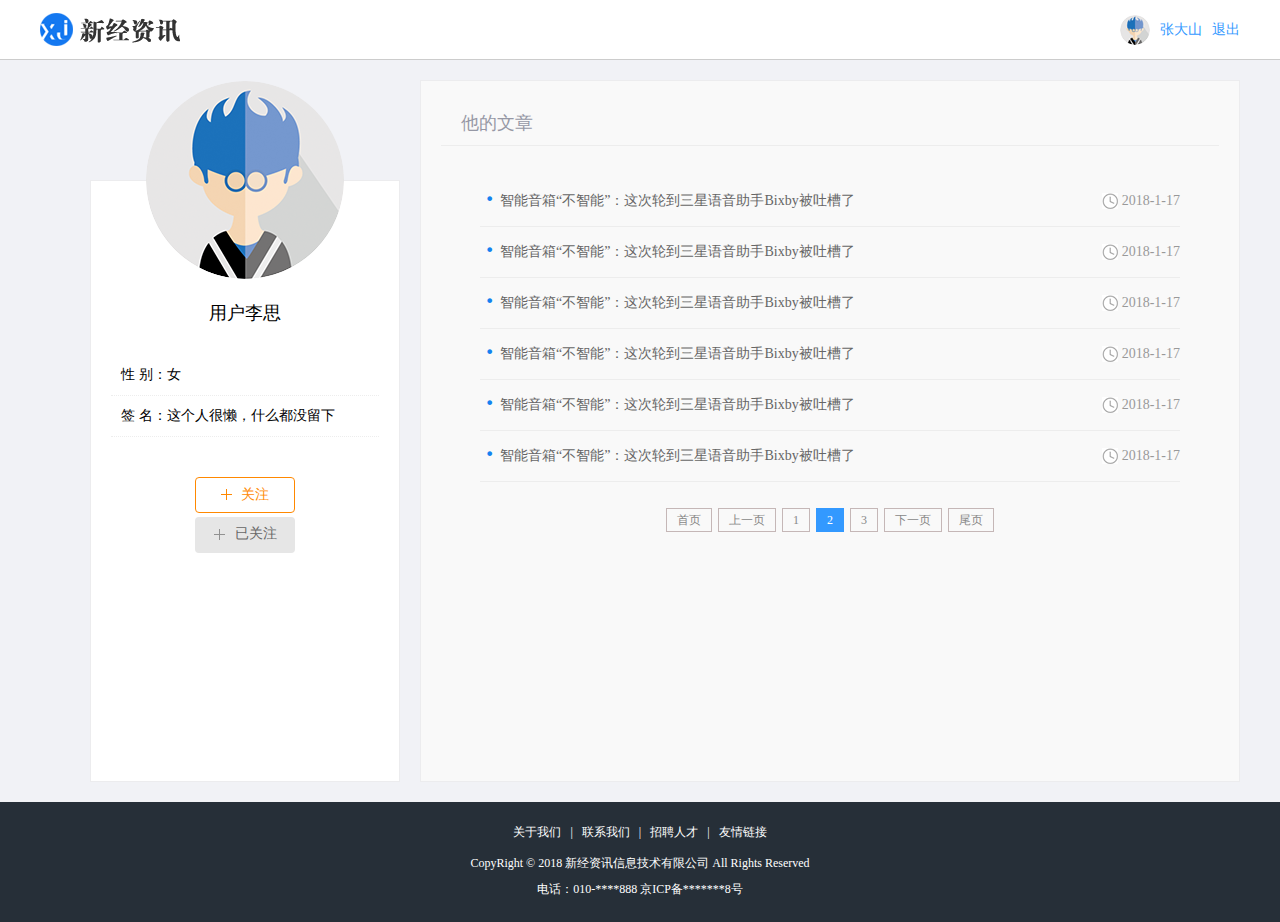
<file: my_news/static/news/other.html>
<!DOCTYPE html>
<html lang="en">
<head>
    <meta charset="UTF-8">
    <title>用户概况</title>
    <link rel="stylesheet" type="text/css" href="css/reset.css">
    <link rel="stylesheet" type="text/css" href="css/jquery.pagination.css">
    <link rel="stylesheet" type="text/css" href="css/main.css">
    <script type="text/javascript" src="js/jquery-1.12.4.min.js"></script>
    <script type="text/javascript" src="js/jquery.pagination.min.js"></script>
    <script type="text/javascript" src="js/other.js"></script>
</head>
<body>
    <div class="header_con">
        <div class="header">
            <a href="#" class="logo fl"><img src="images/logo.png" alt="logo"></a>
            <div class="user_login fr" style="display: block;">
                <img src="images/person01.png" class="lgin_pic">
                <a href="#">张大山</a>
                <a href="#">退出</a>
            </div>
        </div>
    </div>
    
    <div class="conter_con">
        <div class="user_menu_con fl">
            <div class="user_center_pic">
                <img src="images/user_pic.png" alt="用户图片">
            </div>
            <div class="user_center_name">用户李思</div>

            <ul class="other_detail">
                <li>性 别：女</li>
                <li>签 名：这个人很懒，什么都没留下</li>
            </ul>
            
            <div class="focus_other">
                <a href="javascript:;" class="focus">关注</a><br>
        <a href="javascript:;" class="focused"><span class="out">已关注</span><span class="over">取消关注</span></a>
            </div>            

        </div>

        <div class="user_con fr">
            <div class="other_collect">
                <h3>他的文章</h3>
                <ul class="article_list">
                    <li><a href="#">智能音箱“不智能”：这次轮到三星语音助手Bixby被吐槽了</a><span>2018-1-17</span></li>
                    <li><a href="#">智能音箱“不智能”：这次轮到三星语音助手Bixby被吐槽了</a><span>2018-1-17</span></li>
                    <li><a href="#">智能音箱“不智能”：这次轮到三星语音助手Bixby被吐槽了</a><span>2018-1-17</span></li>
                    <li><a href="#">智能音箱“不智能”：这次轮到三星语音助手Bixby被吐槽了</a><span>2018-1-17</span></li>
                    <li><a href="#">智能音箱“不智能”：这次轮到三星语音助手Bixby被吐槽了</a><span>2018-1-17</span></li>
                    <li><a href="#">智能音箱“不智能”：这次轮到三星语音助手Bixby被吐槽了</a><span>2018-1-17</span></li>
                </ul>
                
                <div id="pagination" class="page"></div>
                <script>
                    $(function(){
                        $("#pagination").pagination({
                            currentPage: 2,
                            totalPage: 3,
                            callback: function(current) {
                                alert('ok!');
                            }
                        });
                    });
                </script>
            </div>

        </div>        
    </div>
    <div class="footer">        
        <div class="footer_links">
            <a href="">关于我们</a>
            <span>|</span>
            <a href="">联系我们</a>
            <span>|</span>
            <a href="">招聘人才</a>
            <span>|</span>
            <a href="">友情链接</a>
        </div>
        <p class="copyright">
            CopyRight © 2018 新经资讯信息技术有限公司 All Rights Reserved<br />
电话：010-****888    京ICP备*******8号
        </p>
    </div>
    
    <!-- 登录表单 -->
    <form class="login_form_con">
        <div class="login_form">
            <div class="login_title">
                <h3>登 录</h3>
                <a href="javascript:;" class="shutoff"></a>
            </div>
            <div class="form_group">                
                <input type="text" name="username" autocomplete="off">
                <div class="input_tip">用户名/手机号</div>
            </div>
            <div class="form_group">                
                <input type="password" name="password">
                <div class="input_tip">密码(不少于6位)</div>
            </div>
            <input type="submit" name="" value="登 录" class="input_sub">
            <div class="down_link">还没有账号？<a href="#" class="to_register">立即注册</a></div>
        </div>
        <div class="mask"></div>
    </form>
    
    <!-- 注册表单 -->
    <form class="register_form_con">
        <div class="register_form">
            <div class="register_title">
                <h3>注 册</h3>
                <a href="javascript:;" class="shutoff"></a>
            </div>
            <div class="form_group">                
                <input type="text" name="username" autocomplete="off" class="phone_input">
                <div class="input_tip">手机号</div>
                <div class="error_tip">手机号不能为空</div>
            </div>
            <div class="form_group">                
                <input type="password" name="code_pwd" class="code_pwd">
                <div class="input_tip">手机验证码</div>
                <a href="javascript:;" class="get_code">点击获取验证码</a>
                <div class="error_tip">验证码不能为空</div>
            </div>
            <div class="form_group">                
                <input type="password" name="password" class="pass_input">
                <div class="input_tip">密码(不少于6位)</div>
                <div class="error_tip">密码不能为空</div>
            </div>
            <div class="form_group">                
                <input type="password" name="code_pwd" class="code_pwd">
                <div class="input_tip">图形验证码</div>
                <img src="images/pic_code.png" class="get_pic_code">
                <div class="error_tip">图形码不能为空</div>
            </div>
            
            <div  class="form_group2 clearfix">
                <input type="checkbox" class="agree_input" checked>
                <p>同意使用条款，并已阅读"跟帖评论自律管理承诺书"</p>
                <div class="error_tip">请勾选</div>
            </div>
            <input type="submit" name="" value="注 册" class="input_sub">
            <div class="down_link">已有账号？<a href="#" class="to_login">立即登录</a></div>
        </div>
        <div class="mask"></div>
    </form>
</body>
</html>
</file>
<file: my_news/static/admin/css/main.css>
body{
	background:#f1f2f6;
	font-family:'Microsoft YaHei';
}

.login_logo{
	background:rgba(47,64,80,0.4);
	height:45px;
}

.login_logo img{
	margin:5px 0 0 10px;
}

.header{
	width:100%;
	height:60px;
	overflow:hidden;
	background:#2f4050;
	position:fixed;
	left:0px;
	top:0px;
}

.header .logo{
	width:194px;
	height:33px;
	margin:13px 0 0 20px;
}

.header .logout{
	width:90px;
	height:30px;
	background:url(../images/icons.png) 10px -344px no-repeat #1ab394;
	margin:15px 20px 0 0;
	border-radius:4px;
	text-indent:40px;
	line-height:30px;
	font-size:14px;
	color:#fff;
}

.header .logout:hover{
	width:88px;
	height:28px;
	border:1px solid #1ab394;
	background:url(../images/icons.png) 10px -344px no-repeat #2f4050;
	opacity:0.5;
}

.side_bar{
	position:fixed;
	width:210px;
	background:#466079;
	left:0px;
	top:60px;
	bottom:0px;
}

.user_info{
	width:210px;
	overflow:hidden;
}

.user_info img{
	display:block;
	margin:20px auto 0;
	width:68px;
	height:68px;
	border-radius:34px;
}

.user_info p{
	text-align:center;
	font-size:14px;
	color:#bdcbd8;
	margin:10px auto;
}

.user_info em{
	font-weight:bold;
	color:#1ab394;
}

.menu_con{
	width:210px;
	margin-top:10px;
	overflow:hidden;
}

.first_menu{
	height:44px;
	border-bottom:1px solid #597b9b;
	background:url(../images/icons.png) 190px -283px no-repeat;
}

.menu_con .active{
	background:url(../images/icons.png) 190px -283px no-repeat #2f4050;
	border-bottom:0px;
}

.menu_con a{
	display:block;
	height:44px;
	line-height:44px;
	color:#e5f1fc;
	font-size:12px;
	text-indent:60px;
}

.icon01{
	background:url(../images/icons.png) 20px 12px no-repeat;
}

.icon02{
	background:url(../images/icons.png) 20px -38px no-repeat;
}

.icon021{
	background:url(../images/icons.png) 50px -87px no-repeat;
}

.icon022{
	background:url(../images/icons.png) 50px -139px no-repeat;
}


.icon03{
	background:url(../images/icons.png) 20px -89px no-repeat;
}

.icon031{
	background:url(../images/icons.png) 50px -185px no-repeat;
}

.icon032{
	background:url(../images/icons.png) 50px -235px no-repeat;
}

.icon033{
	background:url(../images/icons.png) 50px -336px no-repeat;
}

.icon034{
	background:url(../images/icons.png) 50px -390px no-repeat;
}

.sub_menu{
	display:none;
	border-bottom:1px solid #597b9b;
}

.sub_menu li{
	background:url(../images/icons.png) 190px -283px no-repeat #2f4050;
}

.sub_menu a{
	text-indent:80px;
}

.show{
	display:block;
}

.main_body{
	position:fixed;
	background:#f9f9f9;
	left:210px;
	top:60px;
	right:0px;
	bottom:0px;
}

.breadcrub{
	width:96%;
	height:35px;
	line-height:35px;
	background-color:#deecf9;
	margin:20px auto 0;
	font-size:14px;
	border-left:5px solid #f80;
	text-indent:10px;
	color:#666;
}

.pannel{
	width:96%;
	overflow:hidden;
	margin:20px auto 0;
	background-color:#fff;
}

.pannel img{
	display:block;
	width:90%;
	margin:20px auto 0;
}

.spannels{
	overflow:hidden;
	margin:20px auto 0;
}

.spannel{
	width:31%;
	float:left;
	margin-left:2%;
	height:100px;
	overflow:hidden;
	text-align:center;
	position:relative;
}

.spannel2{
	width:30%;
	float:left;
	margin-left:2%;
	height:100px;
	overflow:hidden;
	text-align:center;
	position:relative;
}

.spannel em,.spannel2 em{
	font-size:50px;
	line-height:50px;
	display:inline-block;
	margin:10px 0 0 20px;
	font-family:'Arial';
	color:rgba(255,255,255,0.8);
}

.spannel span,.spannel2 span{
	font-size:14px;
	display:inline-block;
	color:rgba(255,255,255,0.8);
	margin-left:10px;
}

.spannel b,.spannel2 b{
	position:absolute;
	left:0;
	bottom:0;
	width:100%;
	line-height:24px;
	background:rgba(0,0,0,0.1);
	color:#fff;
	font-size:14px;
	font-weight:normal;
}



.scolor01{
	background-color:#ff9565;
}

.scolor02{
	background-color:#9ed367;
}

.scolor03{
	background-color:#23b7e5;
}

.chart_show{
	width:100%;
	height:400px;
}

.login_bg{
	position:fixed;
	left:0;
	top:0;
	width:100%;
	height:100%;
	z-index:-9999;
	background:url(../images/login-bg.jpg) no-repeat;
}

.login_form{
  width:330px;
  height:292px;
  background:#fff;
  position:fixed;
  left:50%;
  top:50%;
  margin-top:-146px;
  margin-left:-165px;
  overflow:hidden;
  border-radius:6px;
}

.login_form .error_tip{
	position:absolute;
	font-size:12px;
	color:#f00;
	bottom:84px;
	left:18px;
	display:none;
}


.login_title{
  line-height:72px;
  text-align:center;
  background:#1ab394;
  color:#fff;
  font-size:20px;
}

.input_txt{
  display:block;
  margin:20px auto 0;
  width:298px;
  height:32px;
  border:1px solid #d0d0d0;
  border-radius:4px;
  outline:none;
  text-indent:10px; 
}

.forget_pass{
  display:block;
  width:298px;
  margin:10px auto 0;
  text-align:right;
  font-size:14px;
  color:#5195d0;
}

.input_sub{
  display:block;
  margin:40px auto 0;
  width:298px;
  height:32px;
  border:0px;
  border-radius:4px;
  background:#1ab394;
  color:#fff;
  cursor:pointer;
}

.input_sub:hover{
  opacity:0.8;
}


.common_table{
	width:100%;
	border-collapse:collapse;
	border:1px solid #d1d1d1;
}

.common_table th,.common_table td{
	border:1px solid #d1d1d1;
	text-align:center;
	padding:13px 0px;
	font-size:12px;
}

.pagenation{      
    padding:0px;
    list-style:none;
    width:960px;
    height:40px;
    margin:20px auto 0;
    text-align:center;
    font-size:0px;
}

.pagenation li{
    display:inline-block;
    height:26px;            
    font-size:12px;
    margin:7px 5px 0px;          
}

.pagenation  a{
    line-height:26px;
    text-decoration:none;
    color:#393c35;
    display:block;
    padding:0px 10px;
    border:1px solid #d1d1d1;
}

.pagenation a:hover{
    background:#f80;
    color:#fff;
}

.review,.edit,.addtype{
	display:block;
	width:40px;
	line-height:20px;
	margin:-5px auto;
	border-radius:4px;
	color:#fff;
	background:#25c192;
}

.addtype{
	width:100px;
	line-height:26px;
}

.edit{
	background:#25c192;
}

.common_table .tleft{
	text-align:left;
	text-indent:10px;
}

.review_title{
	font-size:18px;
	line-height:40px;
	text-indent:20px;
	border-bottom:1px solid #ddd;
	margin-bottom:20px;
}

.form_group{
	overflow:hidden;
	margin-bottom:15px;
}

.form_group label{
	float:left;
	width:12%;
	line-height:30px;
	text-align:right;
	font-size:14px;
}

.form_group .input_txt2{
	width:86%;
	height:30px;
	float:left;
	text-indent:10px;
	outline:none;
	border-radius:4px;	
	border:1px solid #d0d0d0;
	box-sizing:border-box;
}

.form_group .input_area,.form_group .input_multxt{
	width:86%;
	height:300px;
	float:left;
	padding:10px;
	outline:none;
	font-family:'Microsoft YaHei';
	font-size:14px;
	border-radius:4px;
	border:1px solid #d0d0d0;
	box-sizing:border-box;
}

.form_group .input_multxt{
	height:50px;
}

.rich_wrap{
	width:86%;
}

.form_group .sel_opt{
	width:150px;
	height:30px;
	float:left;
	border:1px solid #ddd;
	border-radius:4px;
	outline:none;
	text-indent:10px;
}

.form_group .index_pic{
	width:100px;
	height:100px;
	float:left;
	margin:0px;
}

.group_hide{
	display:none;
}

.indent_group{
	text-indent:12%;
	margin-top:15px;
}

.confirm{
	width:80px;
	height:30px;
	border-radius:4px;
	color:#fff;
	background:#25c192;
	border:0px;
	outline:none;
}

.cancel{
	width:80px;
	height:30px;
	border-radius:4px;
	color:#fff;
	background:#25c192;
	border:0px;
	outline:none;
}

.line_top{
	border-top:1px solid #ddd;
	padding:10px 0px;
}

.input_file{
	margin-top:4px;
}


.pop{
	width:500px;
	height:270px;
	border:1px solid #ddd;
	background:#fff;
	position:fixed;
	left:50%;
	top:50%;
	margin-top:-151px;
	margin-left:-251px;
	z-index:9999;
}

.pop h3{
	background:#25c192;
	line-height:40px;
	margin:2px;
	color:#fff;
	text-indent:10px;
}

.form_group .input_label{
	width:80px;
    line-height:32px;
    margin-left:60px;
}

.form_group .error_tip{
	position:absolute;
	left:141px;
	top:132px;
	color:#f00;
	font-size:12px;
	display:none;
}

.input_txt3{
  width:298px;
  height:32px;
  border:1px solid #d0d0d0;
  border-radius:4px;
  outline:none;
  text-indent:10px; 
}

.mt50{
	margin-top:50px;
}

.pop .line_top{
	text-align:center;
	margin-top:80px;
	padding-top:15px;
}

.mask{
	position:fixed;
	width:100%;
	height:100%;
	background:#000;
	left:0px;
	top:0px;
	opacity:0.3
}

.pop_con{
	display:none;
}

.category_name{
	font-size:14px;
	line-height:30px;
}

.ui-pagination-container{
	text-align:center;
	margin-top:5px;
}

.news_filter_form{
	float:right;
	height:36px;
	margin:4px 10px 0 0;
}

.news_filter_form .input_txt{
	float:left;
	margin:0px;
	width:298px;
	height:26px;
	border:1px solid #d0d0d0;
	border-radius:4px;
	outline:none;
	text-indent:10px; 
  }

  .news_filter_form .input_sub{
	float:left;
	margin:0px;
	margin-left:15px;
	width:100px;
	height:28px;
	border:0px;
	border-radius:4px;
	background:#1ab394;
	color:#fff;
	cursor:pointer;
  }
</file>
<file: my_news/static/news/css/main.css>
body{
	background:#f1f2f6;
	font-family:'Microsoft YaHei';
}
.header_con{
	height:59px;
	background:#fff;
	border-bottom:1px solid #ccc;
}
.header{
	width:1200px;
	height:59px;
	margin:0px auto;
}

.logo{
	width:140px;
	height:33px;
	margin-top:13px;
}

.menu{
	width:600px;
	height:59px;
	margin-left:100px;
}

.menu li{
	height:59px;
	float:left;
}

.menu .active{
	border-bottom:2px solid #009afc;
}

.menu .active a{
	color:#39f;
}

.menu li a{
	display:block;
	line-height:59px;
	padding:0px 25px;
	font-size:14px;
	color:#666;
}

.menu li a:hover{
	color:#39f;
}

.user_btns{
	line-height:59px;
	font-size:14px;
	color:#666
}

.user_btns a{
	color:#666;
}

.user_btns a:hover{
	color:#39f;
}

.user_login{
	height:30px;
	overflow: hidden;
	margin-top:15px;
	/*display:none;	*/
}

.user_login img{
	float:left;
	width:30px;
	height:30px;
	border-radius:15px;
}

.user_login a{
	float:left;
	font-size:14px;
	margin-left:10px;
	color:#39f;
	line-height:30px;
}

.conter_con{
	width:1200px;
	overflow:hidden;
	margin:20px auto 0;
}

.list_con{
	width:820px;	
}

.list_con li{
	background:#fff;
	height:168px;
	border:1px solid #ececee;
	overflow:hidden;
	margin-bottom:12px;
}

.list_con .news_pic{
	width:168px;
	height:168px;
}

.list_con .news_pic img{
	width:168px;
	height:168px;
}

.list_con .news_title{
	width:616px;
	height:18px;
	margin:16px 0 0 16px;
	font-size:18px;
	line-height:18px;
	color:#000;
	overflow: hidden;
	white-space: nowrap;
	text-overflow: ellipsis;
}



.list_con .news_title:hover{
	color:#39f;
}

.list_con .news_detail{
	width:616px;
	height:88px;
	margin:10px 0 0 16px;
	font-size:14px;
	line-height:23px;
	color:#666;
}

.author_info{
	width:616px;
	height:20px;
	margin-left:16px;
}

.author img{
	float:left;
}

.author a{
	float:left;
	font-size:12px;
	color:#333;
	line-height:20px;
	margin-left:5px;
}
.author a:hover{
	color:#39f;
}

.source{
	float:left;
	line-height:20px;
	font-size:12px;
	color:#999;
}

.time{
	float:left;
	margin-left:15px;
	line-height:20px;
	font-size:12px;
	text-indent:20px;
	color:#999;
	background:url(../images/clock.png) left center no-repeat;
}

.rank_con{
	width:358px;
	border:1px solid #ececee;
}
.card_list_con{
	width:760px;
	overflow:hidden;
	margin-left:10px;	
}

.card_list{
	width:300px;
	margin:20px;
	float:left;
}

.author_card{
	background:#fff;
	margin-bottom:10px;
	overflow: hidden;
	padding:20px;
}

.author_pic{
	float:left;
	width:60px;
	height:60px;	
}
.author_pic img{
	width:60px;
	height:60px;
	border-radius:30px;
}
.author_name{
	float: left;
	color:#333;
	font-size:22px;
	line-height:60px;
	margin-left:16px;
}
.author_name:hover{
	color:#1482f0;
}

.author_resume{
	width:100%;
	float: left;
	font-size:13px;
	color:#666;
	margin-top:10px;
}

.writings,.follows{
	float: left;
	margin:20px 30px 0 0;
}

.writings span,.follows span{
	display: block;
	font-size:12px;
	color:#999;	
}

.writings b,.follows b{
	display: block;
	font-weight:normal;
	font-size:18px;
	color:#333;	
}

.rank_title{
	height:53px;
	background:#fff;
	border-bottom:1px solid #ececee;
}

.rank_title h3{
	line-height:53px;
	font-size:14px;
	color:#000;
	text-indent:52px;
	background:url(../images/hit_icon.png) 20px center no-repeat;
}

.rank_list{
	background:#fff;
}

.rank_list li{
	width:316px;
	margin:0px auto;
	border-bottom:1px solid #ececee;
	padding:18px 0px;
	overflow:hidden;
}

.rank_list li span{
	float:left;
	width:19px;
	height:19px;
	line-height:19px;
	text-align:center;
	border-radius:2px;
	margin-right:11px;
	color:#1482f0;
}

.rank_list li a{
	float:left;
	width:286px;
	font-size:14px;
	color:#333;
}

.rank_list li a:hover{
	color:#39f;
}

.rank_list li .first{
	background: #f33;
	color:#fff;
}

.rank_list li .second{
	background:#ff722b;
	color:#fff;
}

.rank_list li .third{
	background:#fa3;
	color:#fff;
}

.footer{
	margin-top:20px;
	background:#262F38;
	overflow:hidden;
}
.footer_links{
	text-align:center;
	margin-top:20px;
}

.footer_links a,.footer_links span{
	color:#fff;
	font-size:12px;

}

.footer_links span{
	margin:0 5px;
}

.copyright{
	text-align:center;
	font-size:12px;
	color:#fff;
	line-height:26px;
	margin-top:9px;
	margin-bottom:20px;
}


.login_form_con,.register_form_con{
	display:none;
}


.login_form,.register_form{
	width:350px;
	height:400px;
	position:fixed;
	background:#fff;
	border-radius:5px;
	left:50%;
	top:50%;
	margin-left:-175px;
	margin-top:-200px;
	z-index:9999;
}

.register_form{
	height:500px;
	margin-top:-250px;
}

.mask{
	position:fixed;
	width:100%;
	height:100%;
	background:#000;
	opacity:0.3;
	filter:alpha(opacity=30);
	left:0px;
	top:0px;
	z-index:9998;
}

.login_title,.register_title{
	height:72px;
	border-bottom:1px solid #dcdcdc;
	position:relative;
}
.login_title h3,.register_title h3{
	line-height:72px;
	text-align:center;
	font-size:18px;
	color:#1482f0;
}

.login_title a,.register_title a{
	width:16px;
	height:16px;
	background:url(../images/shutoff.png) left top no-repeat;
	font-weight:normal;
	color:#999;
	position:absolute;
	right:20px;
	top:30px;
}

.login_title a:hover,.register_title a:hover{
	background:url(../images/shutoff.png) right top no-repeat;
}

.form_group{
	width:310px;
	height:50px;
	border-bottom:1px solid #ebebeb;
	margin:23px auto 0;
	position:relative;
}

.form_group2{
	width:310px;
	margin:20px auto 0;
	font-size:12px;
	color:#999;
	position:relative;
}

.register_form .form_group{
	margin:15px auto 0;
}

.register_form .input_sub{
	margin:30px auto 0;
}

.form_group .error_tip,.form_group2 .error_tip{
	position:absolute;
	font-size:12px;
	color:#f00;
	right:0px;
	bottom:-20px;
	display:none;
}

.form_group2 input,.form_group2 p{
	float:left;
}

.form_group2 input{
	margin:2px 10px 0 0;
}

.form_group .get_code{
	position:absolute;
	right:0px;
	top:20px;
	color:#70b7f9;
	font-size:12px;
}

.form_group .get_pic_code{
	position:absolute;
	width:80px;
	height:30px;
	right:0px;
	top:10px;
}

.form_group .get_code:hover{
	color:#1482f0;
}

.register_form .code_pwd{
	width:200px;
}

.hotline{
	border-bottom:1px solid #2185ed;
}

.form_group input{
	width:310px;
	height:44px;
	border:0px;
	outline:none;
	position:absolute;
	left:0;
	bottom:0;
}

.form_group .input_tip{
	position:absolute;
	left:0;
	top:22px;
	width:110px;
	line-height:14px;
	font-size:14px;
	color:#999;
}

.input_sub{
	display:block;
	width:310px;
	height:40px;
	background:#1482f0;
	border:0px;
	color:#fff;
	font-size:14px;
	margin:50px auto 0;
	border-radius:4px;
	cursor:pointer;
}

.input_sub:hover{
	background:#4d9df1;
}



.down_link{
	text-align:center;
	font-size:12px;
	color:#999;
	margin-top:30px;
}

.down_link a{
	color:#70b7f9;
}

.down_link a:hover{
	color:#1482f0;
}

.register_form .down_link{
	margin-top:20px;
}


.detail_con{
	width:778px;
	padding:20px;
	overflow:hidden;
	background:#fff;
	border:1px solid #ececee;
}

.detail_con h3{
	font-size:30px;
	line-height:45px;
}

.detail_about{
	margin:10px 0;
	border-bottom:1px solid #ebebeb;
	padding:10px 0;
}

.time_souce{
	color:#999;
	font-size: 12px;
	text-indent:20px;
	background:url(../images/clock.png) left center no-repeat;
}

.comment{
	color:#999;
	font-size: 12px;
	text-indent:20px;
	background:url(../images/comment_icon.png) left center no-repeat;
}

.summary{
    letter-spacing: .5px;
    text-align: justify;
	background:#f0f2f5;
	font-size:16px;
	line-height:28px;
	padding:15px 25px;
	margin-top:30px;
	position:relative;
}

.detail_con .summary:before{
	position:absolute;
	left:5px;
	top:5px;
	content:"『";
}

.detail_con .summary:after{
	position:absolute;
	right:5px;
	bottom:5px;
	content:"』";
}

.detail_con h4{
	font-size: 18px;
    font-weight: 700;
    color: #1478f0;
    border-left: 5px solid #1478f0;
    padding-left: 10px;
    margin:30px 0
}

.detail_con p{
	font-size: 16px;
    line-height: 28px;
    margin-bottom: 30px;
    text-align: justify
}


.collection{
	display:inline-block;;
	width:98px;
	line-height:34px;
	text-indent:45px;
	border:1px solid #3791ef;
	color:#3791ef;
	border-radius:4px;
	font-size:14px;
	margin:0px 5px;
	background:url(../images/collect_icons.png) 21px 7px no-repeat;
	overflow:hidden;
}

.block-center {
	display: block;
	margin: 0 auto;
}


.collection:hover{
	background:url(../images/collect_icons.png) 21px -33px no-repeat;
}


.focus{
	display:inline-block;;
	width:98px;
	line-height:34px;
	text-indent:45px;
	border:1px solid #f80;
	color:#f80;
	border-radius:4px;
	font-size:14px;
	margin:0px 5px;
	background:url(../images/focus_icons.png) 21px 7px no-repeat;
	overflow: hidden;
}


.focus:hover{
	background:url(../images/focus_icons.png) 21px -33px no-repeat;
}


.collected{
	display:inline-block;
	width:100px;
	height:36px;
	color:#666;
	border-radius:4px;
	font-size:14px;
	margin:0px 5px;
	background:url(../images/collect_icons.png) 15px -73px no-repeat #e6e6e6;
	position:relative;
	overflow:hidden;
}

.collected:hover{
	background-position:10px -73px;
}

.collected .out{
	position:absolute;
	left:40px;
	top:8px;
}

.collected:hover .out{
	left:40px;
	top:35px;
}

.collected .over{
	position:absolute;
	left:40px;
	top:35px;
}

.collected:hover .over{
	left:33px;
	top:8px;
}



.focused{
	display:inline-block;;
	width:100px;
	height:36px;
	color:#666;
	border-radius:4px;
	font-size:14px;
	margin:0px 5px;
	background:url(../images/focus_icons.png) 15px -73px no-repeat #e6e6e6;
	position:relative;
	overflow:hidden;
}

.focused:hover{
	background-position:10px -73px;
}

.focused .out{
	position:absolute;
	left:40px;
	top:8px;
}

.focused:hover .out{
	left:40px;
	top:35px;
}

.focused .over{
	position:absolute;
	left:40px;
	top:35px;
}

.focused:hover .over{
	left:33px;
	top:8px;
}




.comment_form_logout{
	border:1px solid #e3e8ee;
	width:756px;
	border-radius:4px;
	padding:15px 10px;
	outline:none;
	font-size:16px;
	color:#e3e8ee;
	margin-top:50px;
}


.comment_form{
	margin-top:50px;
	overflow:hidden;
}

.comment_form .person_pic{
	float:left;
	width:40px;
	height:40px;
}

.comment_form img{
	width:40px;
	height:40px;
	border-radius:20px;
}

.comment_form .comment_input{
	float:left;
	width:690px;
	height:60px;
	margin-left:20px;
	border-radius:4px;
	padding:10px;
	outline:none;
	border:1px solid #2185ed;
}

.comment_form .comment_sub{
	float:right;
	width:58px;
	height:28px;
	border:1px solid #2185ed;
	background:#fff;
	border-radius:4px;
	margin:10px 7px 0 0;
	cursor:pointer;
}

.comment_form .comment_sub:hover{
	background:#2185ed;
	color:#fff;
}

.comment_count{
    font-size: 16px;
    color: #333;
    border-bottom: 1px solid #ebebeb;
    padding: 12px 0
}


.comment_list{
	border-bottom:1px solid #ebebeb;
	overflow:hidden;
	margin-top:15px;
	padding-bottom:15px;
}


.comment_list .person_pic{
	width:40px;
	height:40px;
	float:left;
}

.comment_list .person_pic img{
	width:40px;
	height:40px;
	border-radius:20px;
}

.user_name{
	width:690px;
	font-size: 14px;
    font-weight: 700;
    line-height: 20px;
    color: #333;
    margin-left:20px;
}

.comment_text{
	width:718px;
	font-size: 14px;
    line-height: 20px;
    color: #333;
    margin:5px 0 0 20px;
}

.comment_time{
	font-size:12px;
	color:#999;
	margin:10px 0 0 60px;
}

.comment_up{
	font-size:12px;
	color:#999;
	text-indent:20px;
	margin:10px 0 0 20px;
	background:url(../images/zan_icon.png) left top no-repeat;
}

.has_comment_up{
	font-size:12px;
	color:#999;
	text-indent:20px;
	margin:10px 0 0 20px;
	background:url(../images/zan_icon.png) left bottom no-repeat;
}



.comment_reply{
	font-size:12px;
	color:#999;
	text-indent:20px;
	margin:10px 0 0 20px;
	background:url(../images/reply_icon.png) left center no-repeat;
}


.reply_text_con{
	width:698px;
	padding:10px;
	background:#fafafa;
	margin:10px 0 0 60px;
}

.reply_text_con .user_name2{
	font-size:12px;
	font-weight:bold;
	color:#000;
	margin-bottom:5px;
}

.reply_text_con .reply_text{
	color:#666;
	font-size:12px;
}

.reply_form{
	width:718px;
	overflow:hidden;
	margin:10px 0 0 60px;
	display:none;
}

.reply_input{
	float:left;
	width:692px;
	height:30px;
	border-radius:4px;
	padding:10px;
	outline:none;
	border:1px solid #2185ed;
}

.reply_sub,.reply_cancel{
	width:40px;
	height:23px;
	background:#76b6f4;
	border:0px;
	border-radius:2px;
	color:#fff;
	margin:10px 5px 0 10px;
	cursor:pointer;
}

.reply_cancel{
	background:#fff;
	color: #909090;
}


.user_con{
	width:778px;
	min-height:660px;
	padding:20px;
	overflow:hidden;
	background:#f9f9f9;
	border:1px solid #ececee;
}

.main_frame{
	width:778px;
	min-height:660px;
}

.inframe_body{
	background:#f9f9f9;
}

.user_menu_con{
	width:308px;
	height:600px;
	background:#fff;
	border:1px solid #ececee;
	margin:100px 0 0 50px;
	position:relative;
}

.user_center_pic{
	width:198px;
	height:198px;
	position:absolute;
	left:55px;
	top:-100px;
}

.user_center_pic img{
	width:198px;
	height:198px;
	border-radius:99px;
}

.user_center_name{
	text-align:center;
	margin-top:120px;
	font-size:18px;
}

.option_list{
	width:268px;
	margin:20px auto 0;
}

.option_list li{
	text-align:center;
	border-bottom:1px solid #ededed;
}

.option_list li a{
	line-height:50px;
	font-size:14px;
	color:#333;
}

.option_list .active a{
	color:#39f;
}

.option_list li a:hover{
	color:#39f;
}

.user_con h3{
	font-size: 18px;
    padding: 10px 20px;
    color: #9698a5;
    border-bottom:1px solid #ededed;
}

.base_info,.pic_info,.type_info,.pass_info,.my_collect,.release_form,.news_list{
	width:700px;
	margin:0px auto;
}


.common_title,.base_info h3,.pic_info h3,.type_info h3,.pass_info h3,.my_collect h3,.release_form h3,.news_list h3{
	font-size: 18px;
    padding: 10px 20px;
    color: #9698a5;
    border-bottom:1px solid #ededed;
}


.pass_info,.release_form{
	position: relative;
}

.error_tip{
	position:absolute;
	left:178px;
	top:20px;
	color:#f00;
	font-size:13px;
	display:none;
}

.error_tip2{
	position:absolute;
	left:127px;
	bottom:33px;
	color:#f00;
	font-size:13px;
	display:none;
}

.form-group{
	width:600px;
	margin:20px auto;
	overflow:hidden;
	position:relative;
}

.form-group label{
	width:120px;
	line-height:40px;
	font-size:14px;
	font-weight:bold;
	color:#000;
	text-align:right;
	float:left;
	margin-right:5px;
}

.form-group .input_txt,.form-group .input_txt2{
	width:400px;
	height:30px;
	float:left;
	margin-top:5px;
	border:1px solid #ddd;
	border-radius:4px;
	outline:none;
	text-indent:10px;
}

.form-group b{
	line-height:40px;
	font-size:14px;
	font-weight:normal;
	color:#000;
}

.form-group .input_sub{
	width:402px;
	height:30px;
	margin:10px 0 0 128px;
}

.now_user_pic{
	width:100px;
	height:100px;
	border-radius:50px;
}

.label01{
	margin-top:35px;
}

.input_file{
	float:left;
	margin-top:8px;
}

.article_list{
	width:700px;
	margin:30px auto 0;
}

.article_list li{
	height:50px;
	border-bottom:1px solid #ededed;
	position:relative;
}

.article_list li a{
	line-height:50px;
	width:450px;
	overflow: hidden;
	text-overflow:ellipsis;
	white-space: nowrap;	
	font-size:14px;
	color:#666;
	float:left;
	position:relative;
	text-indent:20px;
}

.article_list li a:hover{
	color:#39f;
}

.article_list li a:before{
	content:"· ";
	color:#1482f0;
	font-size:40px;
	position:absolute;
	left:-17px;
	top:-2px;
}
.article_list li span{
	line-height:50px;
	font-size:14px;
	color:#999;
	text-indent:20px;
	float:right;
	background:url(../images/clock.png) left center no-repeat;
}

.article_list li em{
	line-height:50px;
	font-size:14px;
	color:#999;
	float:left;
	margin-left:20px;

}

.article_list li b{
	position:absolute;
	width:602px;
	height:72px;
	background:url(../images/tip_bg.png) no-repeat;
	left:20px;
	top:36px;
	font-weight:normal;
	font-size:12px;
	color:#666;
	z-index:100;
	padding:13px 10px 0;
	display:none;
}

.article_list li:hover b{
	display:block;
}

.article_list li .pass{
	color:green;
}

.article_list li .review{
	color:#dca80a;
}

.article_list li .nopass{
	color:#f00;
}

.loader_more{
	display:block;
	margin:30px auto 0;
	width:118px;
	line-height:38px;
	text-align:center;
	border:1px solid #ddd;
	border-radius:4px;
	color:#666;
	font-size:14px;
}

.loader_more:hover{
	color:#39f;
}

.error_con{
	width:800px;
	height:500px;
	margin:100px auto 0;
}

.error_con img{
	float:left;
	margin-right:20px;
}

.error_con h3{
	width:360px;
	margin-top:50px;
	font-size:30px;
	color:#333;
	float:left;
}

.error_con h4{
	width:360px;
	font-size:18px;
	margin-top:10px;
	color:#666;
	float:left;
}

.error_con p{
	width:360px;
	font-size:14px;
	margin-top:10px;
	color:#999;
	float:left;
}

.error_con a{
	float:left;
	width:120px;
	height:36px;
	line-height:36px;
	text-align:center;
	border-radius:18px;
	background:#1482f0;
	color:#fff;
	margin-top:20px;
}

.error_con a:hover{
	background:#39f;
}

.release_form .form-group{
	width:700px;
	overflow:hidden;
	margin:15px auto;
}

.form-group .input_txt2{
	width:570px;
}

.form-group .sel_opt{
	width:150px;
	height:30px;
	float:left;
	margin-top:5px;
	border:1px solid #ddd;
	border-radius:4px;
	outline:none;
	text-indent:10px;
}

.form-group .input_multxt{
	width:550px;
	height:60px;
	padding:10px;
	float:left;
	margin-top:5px;
	border:1px solid #ddd;
	border-radius:4px;
	outline:none;
	text-indent:10px;
}

.form-group .input_multxt2{
	width:570px;
	padding:10px 0px;
	height:300px;
	float:left;
	margin-top:5px;
	border:1px solid #ddd;
	outline:none;
	text-indent:10px;
}

.form-group .input_sub2{
	width:100px;
	margin:10px 0 0 127px;
}

.other_con{
	width:1100px;
	height:200px;
	margin-left:100px;
	background:#fff;
	position:relative;
}

.other_center_pic{
	width:198px;
	height:198px;
	position:absolute;
	left:-100px;
	top:0px;
}


.other_detail{
	width:268px;
	margin:30px auto 0;
}

.other_detail li{
	text-align:left;
	font-size:14px;
	line-height:40px;
	border-bottom:1px dotted #ededed;
	text-indent:10px;
}

.focus_other{
	overflow:hidden;
	margin-top:40px;
	text-align:center;
}

.focus_other a{
	text-align:left;
}

.ui-pagination-container{
	text-align:center;
	margin-top:20px;
}

.ui-pagination-container .ui-pagination-page-item:hover{
	color:#39f;
	border-color:#39f;
}

.ui-pagination-container .ui-pagination-page-item{
	background:none;
	font-size:12px;
}

.ui-pagination-container .ui-pagination-page-item.active{
	background:#39f;
	border-color:#39f;
}

.ui-pagination-container .ui-pagination-page-item:hover{
	color:#333;
}
</file>
